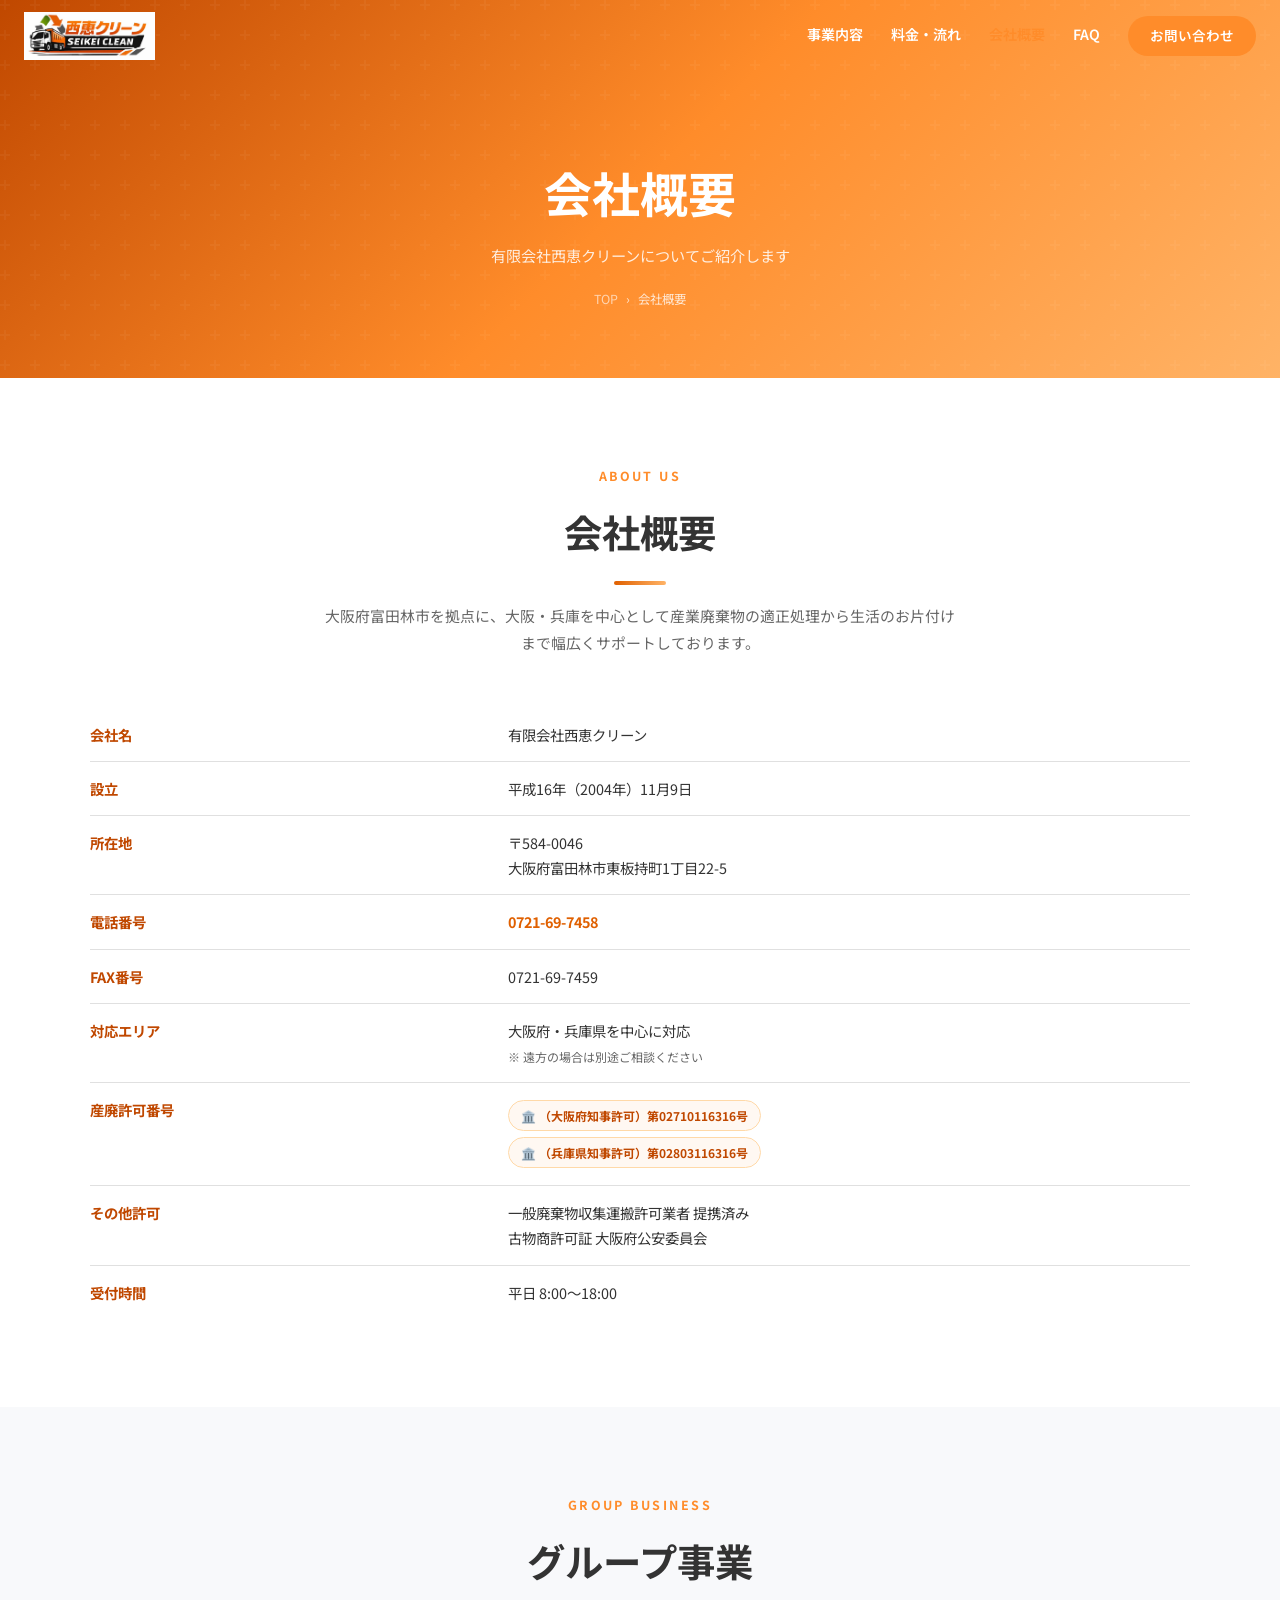
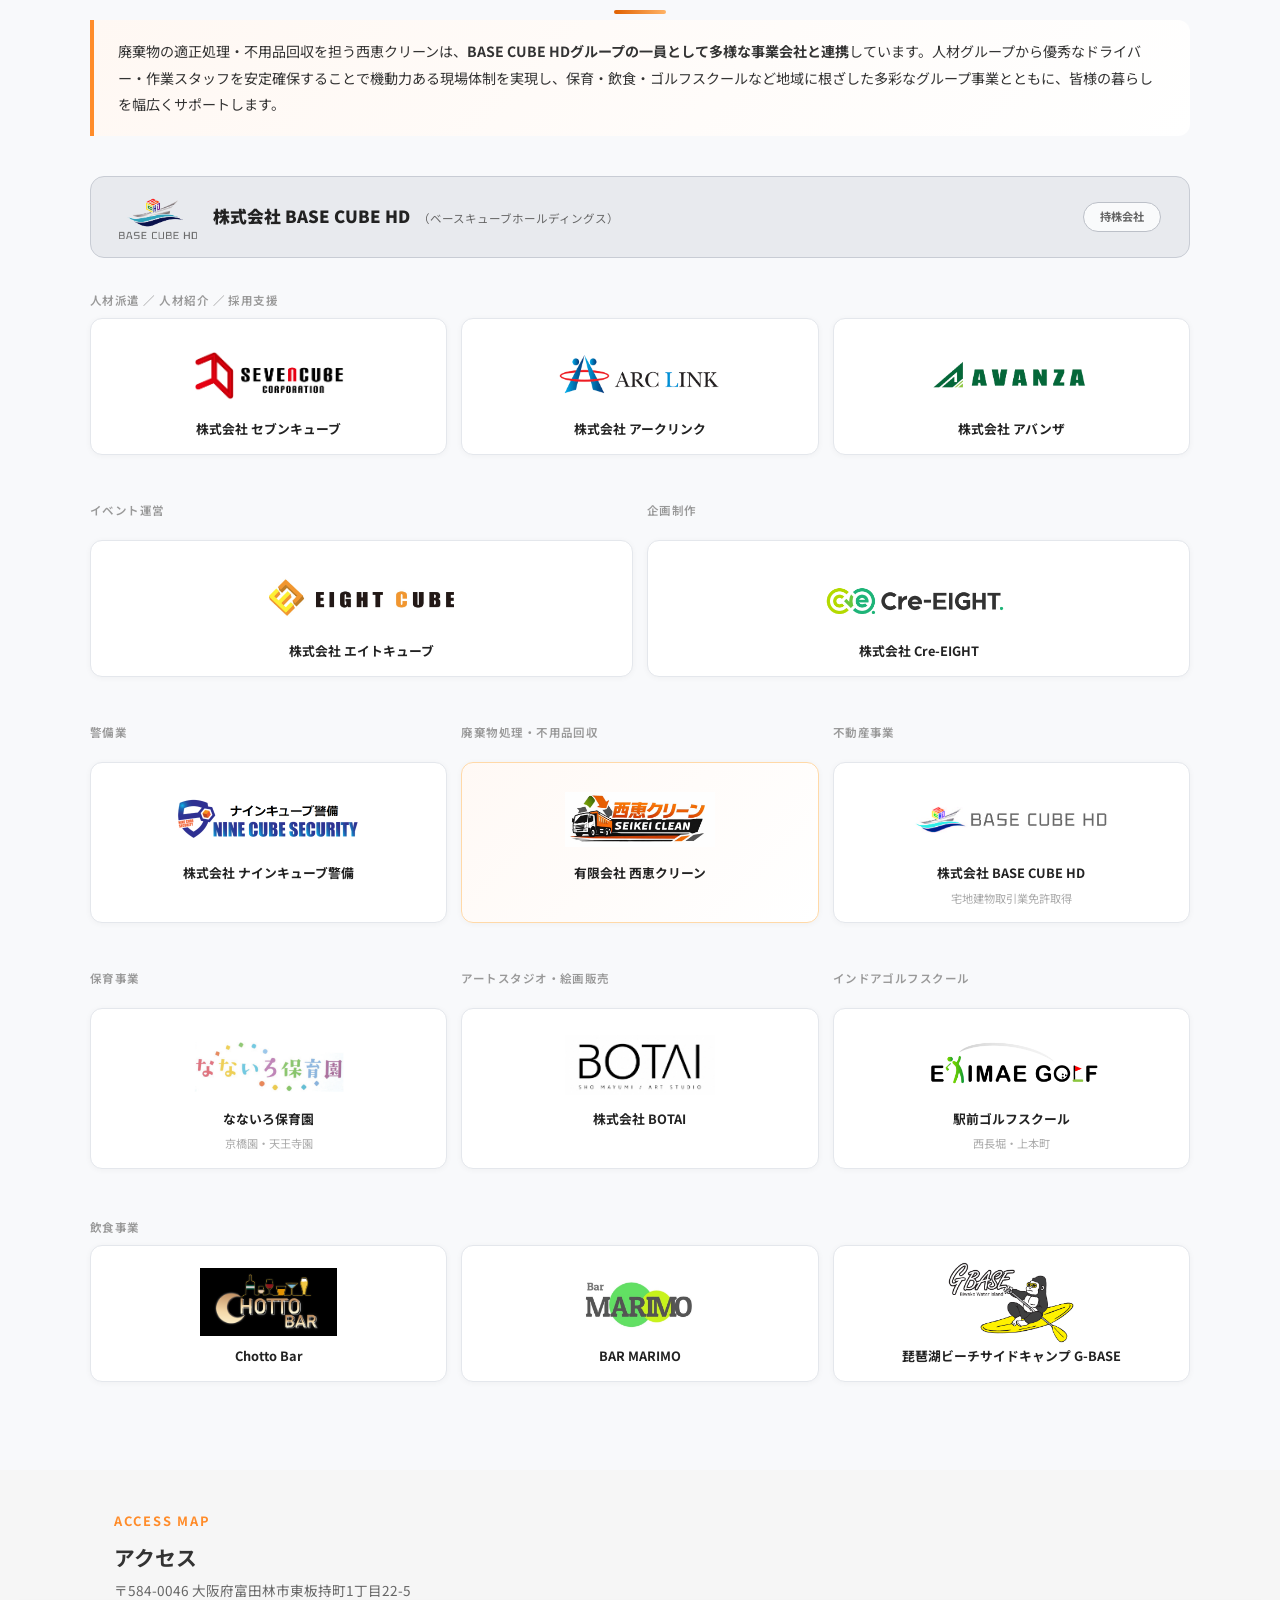
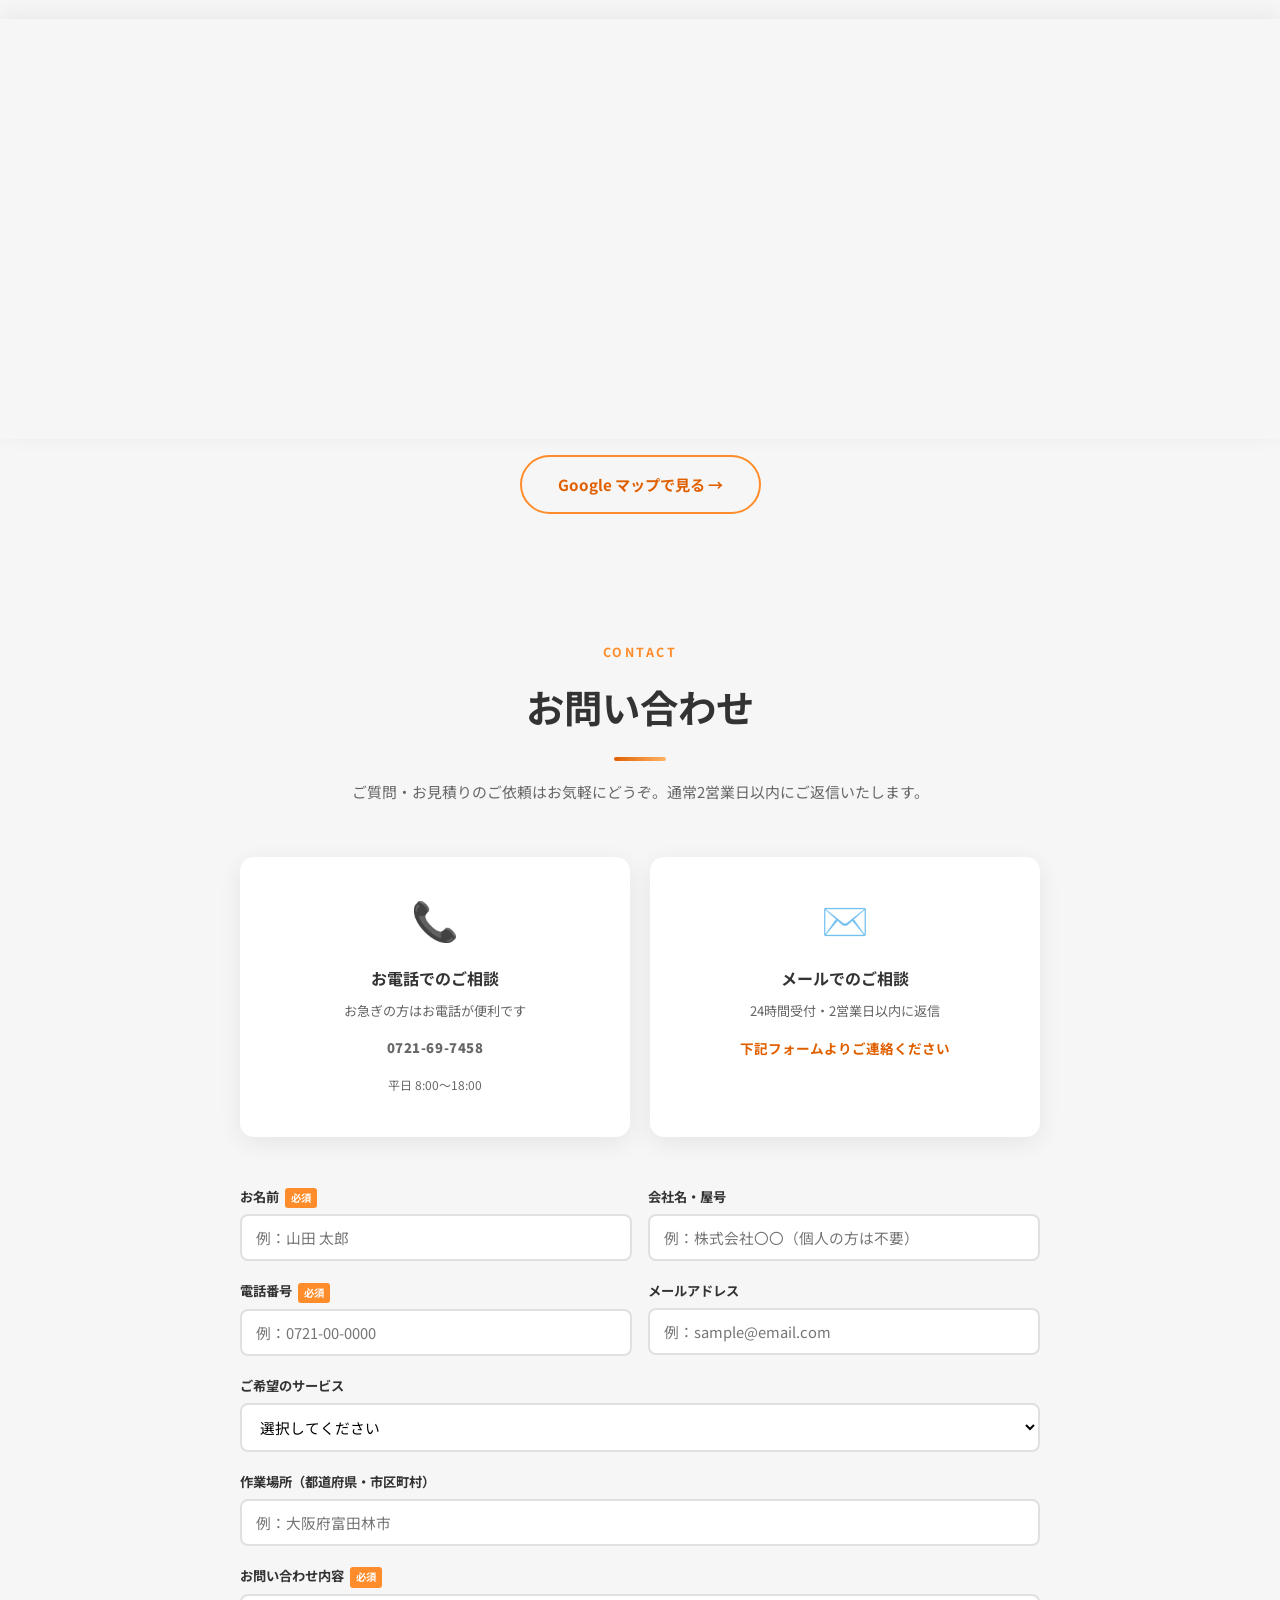
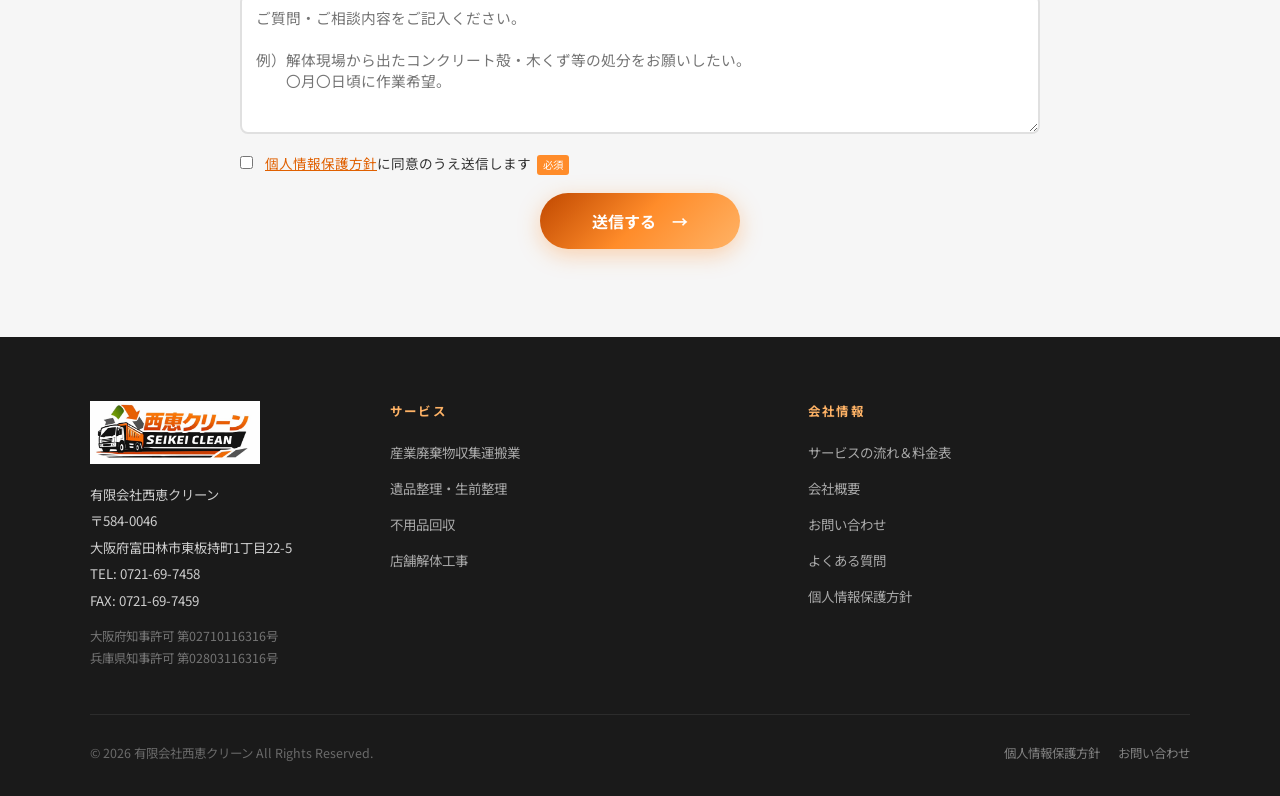
<file: company.html>
<!DOCTYPE html>
<html lang="ja">
<head>
  <meta charset="UTF-8">
  <meta name="viewport" content="width=device-width, initial-scale=1.0">
  <title>会社概要・お問い合わせ | 有限会社西恵クリーン</title>
  <meta name="description" content="有限会社西恵クリーンの会社概要、所在地、許可番号、お問い合わせフォームをご確認いただけます。">
  <link rel="preconnect" href="https://fonts.googleapis.com">
  <link href="https://fonts.googleapis.com/css2?family=Noto+Sans+JP:wght@400;700;900&display=swap" rel="stylesheet">
  <link rel="stylesheet" href="css/style.css">
  <style>
    .company-page-grid {
      display: grid;
      grid-template-columns: 1fr 1fr;
      gap: 64px;
      align-items: start;
    }
    .company-table {
      width: 100%;
      border-collapse: collapse;
      font-size: 0.9rem;
    }
    .company-table tr { border-bottom: 1px solid var(--gray); }
    .company-table tr:last-child { border-bottom: none; }
    .company-table th {
      width: 38%;
      padding: 14px 16px 14px 0;
      text-align: left;
      font-weight: 700;
      color: var(--orange-darker);
      vertical-align: top;
      white-space: nowrap;
    }
    .company-table td {
      padding: 14px 0;
      line-height: 1.75;
      vertical-align: top;
    }
    .permit-tag {
      display: inline-flex;
      align-items: center;
      gap: 6px;
      background: var(--off-white);
      border: 1px solid var(--orange-lighter);
      color: var(--orange-darker);
      font-size: 0.75rem;
      font-weight: 700;
      padding: 4px 12px;
      border-radius: 50px;
      margin: 3px 0;
    }
    .contact-section { background: var(--gray-light); }
    .contact-inner {
      max-width: 800px;
      margin: 0 auto;
    }
    .contact-options {
      display: grid;
      grid-template-columns: 1fr 1fr;
      gap: 20px;
      margin-bottom: 48px;
    }
    .contact-option {
      background: var(--white);
      border-radius: var(--radius);
      padding: 28px 24px;
      text-align: center;
      box-shadow: var(--shadow-card);
    }
    .contact-option-icon { font-size: 2.4rem; display: block; margin-bottom: 12px; }
    .contact-option h3 { font-size: 1rem; margin-bottom: 8px; }
    .contact-option p { font-size: 0.82rem; color: var(--text-light); margin-bottom: 14px; }
    .contact-tel-big {
      font-size: 1.6rem;
      font-weight: 900;
      color: var(--orange-darker);
      letter-spacing: 0.04em;
    }
    .contact-tel-big a { color: inherit; }
    @media (max-width: 768px) {
      .company-page-grid { grid-template-columns: 1fr; gap: 40px; }
      .contact-options { grid-template-columns: 1fr; }
    }

    /* ── グループ事業セクション ── */
    .group-section { background: #f8f9fb; }

    .group-synergy-box {
      background: linear-gradient(135deg,#fff8f3,#ffffff);
      border-left: 4px solid var(--orange);
      border-radius: 0 12px 12px 0;
      padding: 18px 24px;
      margin-bottom: 40px;
      font-size: 0.88rem;
      line-height: 1.9;
      color: var(--text);
    }

    /* 持株会社カード */
    .group-hd-card {
      display: flex;
      align-items: center;
      justify-content: space-between;
      background: #e8eaee;
      border: 1px solid #c8ccd4;
      border-radius: 14px;
      padding: 18px 28px;
      margin-bottom: 32px;
      gap: 16px;
      flex-wrap: wrap;
    }
    .group-hd-left {
      display: flex;
      align-items: center;
      gap: 16px;
    }
    .group-hd-logo {
      max-height: 44px;
      max-width: 150px;
      object-fit: contain;
    }
    .group-hd-name {
      font-size: 1.05rem;
      font-weight: 900;
      color: #222;
    }
    .group-hd-badge {
      background: rgba(255,255,255,0.75);
      border: 1px solid #bcc0c8;
      border-radius: 50px;
      padding: 4px 16px;
      font-size: 0.7rem;
      font-weight: 700;
      color: #666;
      white-space: nowrap;
    }

    /* カテゴリ行 */
    .group-row {
      display: grid;
      gap: 14px;
      margin-bottom: 48px; /* 行間を広げてラベルが前行カードに被らないようにする */
    }
    .group-row:last-of-type { margin-bottom: 0; }
    .group-row.cols-3 { grid-template-columns: repeat(3,1fr); }
    .group-row.cols-2 { grid-template-columns: repeat(2,1fr); }
    .group-row.cols-1 { grid-template-columns: 1fr; }

    /* 各列：ラベル＋カードを縦に並べ、カードが残り高さを埋める */
    .group-col {
      display: flex;
      flex-direction: column;
    }

    .group-shared-label {
      font-size: 0.72rem;
      color: #999;
      font-weight: 600;
      letter-spacing: 0.04em;
      margin-bottom: 8px;
    }
    .group-col-label {
      font-size: 0.72rem;
      color: #999;
      font-weight: 600;
      letter-spacing: 0.04em;
      margin-bottom: 7px;
      /* 2行分で高さを統一 → 同行カードの頭が必ず揃う */
      min-height: 2.6em;
      line-height: 1.3;
      display: flex;
      align-items: flex-start;
    }

    /* 各会社カード：flex:1 で列内の残り高さをすべて使う */
    .group-co-card {
      background: #fff;
      border: 1px solid #e4e7ec;
      border-radius: 12px;
      padding: 20px 14px 16px;
      display: flex;
      flex-direction: column;
      align-items: center;
      text-align: center;
      gap: 8px;
      box-shadow: 0 1px 6px rgba(0,0,0,0.04);
      flex: 1; /* ← height:100% ではなく flex:1 で確実に高さを揃える */
      box-sizing: border-box;
      transition: box-shadow 0.2s;
    }
    .group-co-card:hover { box-shadow: 0 4px 16px rgba(0,0,0,0.09); }
    .group-co-card.is-seikei {
      border-color: var(--orange-lighter);
      background: linear-gradient(135deg,#fff9f5,#fff);
    }
    .group-co-logo-wrap {
      height: 72px;
      display: flex;
      align-items: center;
      justify-content: center;
      width: 100%;
    }
    .group-co-logo-wrap img {
      max-height: 68px;
      max-width: 150px;
      object-fit: contain;
    }
    .group-co-name {
      font-size: 0.8rem;
      font-weight: 700;
      line-height: 1.5;
      color: #222;
    }
    .group-co-sub {
      font-size: 0.7rem;
      color: #aaa;
      line-height: 1.4;
    }

    /* リンクカード共通 */
    a.group-co-card {
      text-decoration: none;
      color: inherit;
    }
    a.group-co-card:hover {
      box-shadow: 0 4px 20px rgba(0,0,0,0.13);
      border-color: var(--orange-lighter);
    }
    a.group-hd-card {
      text-decoration: none;
      color: inherit;
    }
    a.group-hd-card:hover {
      box-shadow: 0 4px 16px rgba(0,0,0,0.1);
      border-color: #a0a4ae;
    }

    @media (max-width: 680px) {
      .group-row.cols-3 { grid-template-columns: repeat(2,1fr); }
      .group-hd-card { padding: 14px 16px; }
    }
    @media (max-width: 400px) {
      .group-row.cols-3,
      .group-row.cols-2 { grid-template-columns: 1fr; }
    }
  </style>
</head>
<body>

<!-- HEADER -->
<header class="header scrolled" id="header">
  <a href="index.html">
    <img src="西恵クリーンロゴ3.png" alt="有限会社西恵クリーン" class="header-logo">
  </a>
  <nav class="nav">
    <a href="services.html" class="nav-link">事業内容</a>
    <a href="flow-price.html" class="nav-link">料金・流れ</a>
    <a href="company.html" class="nav-link" style="color:var(--orange);">会社概要</a>
    <a href="faq.html" class="nav-link">FAQ</a>
    <a href="#contact" class="nav-link nav-cta">お問い合わせ</a>
  </nav>
  <button class="hamburger" id="hamburger" aria-label="メニュー">
    <span></span><span></span><span></span>
  </button>
</header>
<nav class="mobile-nav" id="mobileNav">
  <a href="services.html" class="mobile-nav-link">事業内容</a>
  <a href="flow-price.html" class="mobile-nav-link">サービスの流れ＆料金表</a>
  <a href="company.html" class="mobile-nav-link">会社概要</a>
  <a href="#contact" class="mobile-nav-link">お問い合わせ</a>
  <a href="faq.html" class="mobile-nav-link">よくある質問</a>
  <a href="privacy.html" class="mobile-nav-link">個人情報保護方針</a>
</nav>

<!-- PAGE HERO -->
<div class="page-hero">
  <h1>会社概要</h1>
  <p>有限会社西恵クリーンについてご紹介します</p>
  <div class="breadcrumb">
    <a href="index.html">TOP</a> › <span>会社概要</span>
  </div>
</div>

<!-- ======================================================
     会社概要
     ====================================================== -->
<section class="section company">
  <div class="section-inner">
    <p class="section-eyebrow">ABOUT US</p>
    <h2 class="section-title">会社概要</h2>
    <p class="section-lead">大阪府富田林市を拠点に、大阪・兵庫を中心として産業廃棄物の適正処理から生活のお片付けまで幅広くサポートしております。</p>

    <table class="company-table">
      <tr>
        <th>会社名</th>
        <td>有限会社西恵クリーン</td>
      </tr>
      <tr>
        <th>設立</th>
        <td>平成16年（2004年）11月9日</td>
      </tr>
      <tr>
        <th>所在地</th>
        <td>〒584-0046<br>大阪府富田林市東板持町1丁目22-5</td>
      </tr>
      <tr>
        <th>電話番号</th>
        <td><a href="tel:0721697458" style="color:var(--orange-dark);font-weight:700;">0721-69-7458</a></td>
      </tr>
      <tr>
        <th>FAX番号</th>
        <td>0721-69-7459</td>
      </tr>
      <tr>
        <th>対応エリア</th>
        <td>大阪府・兵庫県を中心に対応<br><small style="color:var(--text-light);">※ 遠方の場合は別途ご相談ください</small></td>
      </tr>
      <tr>
        <th>産廃許可番号</th>
        <td>
          <div class="permit-tag">🏛️ （大阪府知事許可）第02710116316号</div><br>
          <div class="permit-tag">🏛️ （兵庫県知事許可）第02803116316号</div>
        </td>
      </tr>
      <tr>
        <th>その他許可</th>
        <td>
          一般廃棄物収集運搬許可業者 提携済み<br>
          古物商許可証 大阪府公安委員会
        </td>
      </tr>
      <tr>
        <th>受付時間</th>
        <td>平日 8:00〜18:00</td>
      </tr>
    </table>
  </div>
</section>

<!-- ======================================================
     グループ事業
     ====================================================== -->
<section class="section group-section">
  <div class="section-inner">
    <p class="section-eyebrow">GROUP BUSINESS</p>
    <h2 class="section-title">グループ事業</h2>

    <!-- シナジー文 -->
    <div class="group-synergy-box">
      廃棄物の適正処理・不用品回収を担う西恵クリーンは、<strong>BASE CUBE HDグループの一員として多様な事業会社と連携</strong>しています。人材グループから優秀なドライバー・作業スタッフを安定確保することで機動力ある現場体制を実現し、保育・飲食・ゴルフスクールなど地域に根ざした多彩なグループ事業とともに、皆様の暮らしを幅広くサポートします。
    </div>

    <!-- 持株会社 -->
    <a class="group-hd-card" href="https://basecube.jp/" target="_blank" rel="noopener noreferrer">
      <div class="group-hd-left">
        <img src="img/logo_BASECUBE.png" alt="株式会社 BASE CUBE HD" class="group-hd-logo">
        <div class="group-hd-name">株式会社 BASE CUBE HD<span style="font-size:0.72rem;font-weight:400;color:#666;margin-left:8px;">（ベースキューブホールディングス）</span></div>
      </div>
      <span class="group-hd-badge">持株会社</span>
    </a>

    <!-- 人材派遣 / 人材紹介 / 採用支援 -->
    <div class="group-shared-label" style="margin-top:0;">人材派遣 ／ 人材紹介 ／ 採用支援</div>
    <div class="group-row cols-3">
      <div class="group-col">
        <a class="group-co-card" href="https://7cube.co.jp/" target="_blank" rel="noopener noreferrer">
          <div class="group-co-logo-wrap"><img src="img/logo_sevencube.jpg" alt="セブンキューブ"></div>
          <div class="group-co-name">株式会社 セブンキューブ</div>
        </a>
      </div>
      <div class="group-col">
        <a class="group-co-card" href="https://saiyo.page/329315" target="_blank" rel="noopener noreferrer">
          <div class="group-co-logo-wrap"><img src="img/logo_arclink.png" alt="アークリンク" style="max-height:105px;max-width:185px;"></div>
          <div class="group-co-name">株式会社 アークリンク</div>
        </a>
      </div>
      <div class="group-col">
        <a class="group-co-card" href="https://avanza-inc.com/" target="_blank" rel="noopener noreferrer">
          <div class="group-co-logo-wrap"><img src="img/logo_avanza.png" alt="アバンザ" style="max-height:105px;max-width:185px;"></div>
          <div class="group-co-name">株式会社 アバンザ</div>
        </a>
      </div>
    </div>

    <!-- イベント運営 / 企画制作 -->
    <div class="group-row cols-2">
      <div class="group-col">
        <div class="group-col-label">イベント運営</div>
        <a class="group-co-card" href="https://8-cube.co.jp/" target="_blank" rel="noopener noreferrer">
          <div class="group-co-logo-wrap"><img src="img/logo_eightcube.jpg" alt="エイトキューブ" style="max-height:105px;max-width:185px;"></div>
          <div class="group-co-name">株式会社 エイトキューブ</div>
        </a>
      </div>
      <div class="group-col">
        <div class="group-col-label">企画制作</div>
        <div class="group-co-card">
          <div class="group-co-logo-wrap"><img src="img/logo_cre-eight.png" alt="Cre-EIGHT" style="max-height:130px;max-width:210px;"></div>
          <div class="group-co-name">株式会社 Cre-EIGHT</div>
        </div>
      </div>
    </div>

    <!-- 警備業 / 廃棄物処理 / 不動産 -->
    <div class="group-row cols-3">
      <div class="group-col">
        <div class="group-col-label">警備業</div>
        <a class="group-co-card" href="https://www.9cube-keibi.com/" target="_blank" rel="noopener noreferrer">
          <div class="group-co-logo-wrap"><img src="img/logo_ninecube2.png" alt="ナインキューブ警備" style="max-height:105px;max-width:185px;"></div>
          <div class="group-co-name">株式会社 ナインキューブ警備</div>
        </a>
      </div>
      <div class="group-col">
        <div class="group-col-label">廃棄物処理・不用品回収</div>
        <div class="group-co-card is-seikei">
          <div class="group-co-logo-wrap"><img src="西恵クリーンロゴ3.png" alt="西恵クリーン"></div>
          <div class="group-co-name">有限会社 西恵クリーン</div>
        </div>
      </div>
      <div class="group-col">
        <div class="group-col-label">不動産事業</div>
        <a class="group-co-card" href="https://basecube.jp/" target="_blank" rel="noopener noreferrer">
          <div class="group-co-logo-wrap"><img src="img/logo_basecube.jpg" alt="BASE CUBE HD" style="max-height:130px;max-width:210px;"></div>
          <div class="group-co-name">株式会社 BASE CUBE HD</div>
          <div class="group-co-sub">宅地建物取引業免許取得</div>
        </a>
      </div>
    </div>

    <!-- 保育 / アート / ゴルフ -->
    <div class="group-row cols-3">
      <div class="group-col">
        <div class="group-col-label">保育事業</div>
        <a class="group-co-card" href="https://peraichi.com/landing_pages/view/nanairohoikuen/" target="_blank" rel="noopener noreferrer">
          <div class="group-co-logo-wrap"><img src="img/logo_nanairohoikuen.png" alt="なないろ保育園"></div>
          <div class="group-co-name">なないろ保育園</div>
          <div class="group-co-sub">京橋園・天王寺園</div>
        </a>
      </div>
      <div class="group-col">
        <div class="group-col-label">アートスタジオ・絵画販売</div>
        <a class="group-co-card" href="https://www.instagram.com/botai_artstudio/" target="_blank" rel="noopener noreferrer">
          <div class="group-co-logo-wrap"><img src="img/logo_BOTAI STUDIO.JPG" alt="BOTAI STUDIO"></div>
          <div class="group-co-name">株式会社 BOTAI</div>
        </a>
      </div>
      <div class="group-col">
        <div class="group-col-label">インドアゴルフスクール</div>
        <a class="group-co-card" href="https://ekimaegolf-school.com/uehonmachi/" target="_blank" rel="noopener noreferrer">
          <div class="group-co-logo-wrap"><img src="img/logo_ekimaegolf.png" alt="駅前ゴルフスクール" style="max-height:105px;max-width:185px;"></div>
          <div class="group-co-name">駅前ゴルフスクール</div>
          <div class="group-co-sub">西長堀・上本町</div>
        </a>
      </div>
    </div>

    <!-- 飲食事業 -->
    <div class="group-shared-label" style="margin-top:0;">飲食事業</div>
    <div class="group-row cols-3" style="margin-bottom:0;">
      <div class="group-col">
        <a class="group-co-card" href="https://www.instagram.com/chotto_bar_/" target="_blank" rel="noopener noreferrer">
          <div class="group-co-logo-wrap"><img src="img/logo_chottobar.png" alt="Chotto Bar"></div>
          <div class="group-co-name">Chotto Bar</div>
        </a>
      </div>
      <div class="group-col">
        <a class="group-co-card" href="https://www.instagram.com/bar__marimo/" target="_blank" rel="noopener noreferrer">
          <div class="group-co-logo-wrap"><img src="img/logo_marimo.png" alt="BAR MARIMO"></div>
          <div class="group-co-name">BAR MARIMO</div>
        </a>
      </div>
      <div class="group-col">
        <a class="group-co-card" href="https://gbase-omimaiko.com/" target="_blank" rel="noopener noreferrer">
          <div class="group-co-logo-wrap"><img src="img/logo_G-BASE.png" alt="G-BASE" style="max-height:105px;max-width:185px;"></div>
          <div class="group-co-name">琵琶湖ビーチサイドキャンプ G-BASE</div>
        </a>
      </div>
    </div>

  </div>
</section>

<!-- ======================================================
     アクセスマップ（横長・全幅）
     ====================================================== -->
<div style="width:100%;background:var(--gray-light);padding:40px 0 0;">
  <div style="max-width:1100px;margin:0 auto;padding:0 24px 16px;">
    <p style="font-size:0.8rem;font-weight:700;letter-spacing:0.15em;color:var(--orange);text-transform:uppercase;margin-bottom:6px;">ACCESS MAP</p>
    <h2 style="font-size:1.3rem;font-weight:700;margin-bottom:4px;">アクセス</h2>
    <p style="font-size:0.85rem;color:var(--text-light);">〒584-0046 大阪府富田林市東板持町1丁目22-5</p>
  </div>
  <div style="width:100%;overflow:hidden;box-shadow:0 -4px 20px rgba(0,0,0,0.06);">
    <iframe
      src="https://www.google.com/maps/embed?pb=!1m18!1m12!1m3!1d6565.0!2d135.6100!3d34.4893!2m3!1f0!2f0!3f0!3m2!1i1024!2i768!4f13.1!3m3!1m2!1s0x600129000c5fae5d%3A0x8a15655b1811e165!2z77yI5pyJ77yJ6KW_5oGS44Kv44Oq44O844Oz!5e0!3m2!1sja!2sjp!4v1699000000000!5m2!1sja!2sjp"
      width="100%"
      height="420"
      style="display:block;border:none;"
      allowfullscreen=""
      loading="lazy"
      referrerpolicy="no-referrer-when-downgrade"
      title="有限会社西恵クリーン アクセスマップ（富田林駅・川西駅周辺）">
    </iframe>
  </div>
  <div style="max-width:1100px;margin:0 auto;padding:16px 24px 40px;text-align:center;">
    <a
      href="https://www.google.com/maps/place/(%E6%9C%89)%E8%A5%BF%E6%81%B5%E3%82%AF%E3%83%AA%E3%83%BC%E3%83%B3/@34.489055,135.612268,17z/data=!3m1!4b1!4m6!3m5!1s0x600129000c5fae5d:0x8a15655b1811e165!8m2!3d34.489055!4d135.612268!16s%2Fg%2F11vysfcb43?hl=ja&entry=ttu&g_ep=EgoyMDI2MDQyMi4wIKXMDSoASAFQAw%3D%3D"
      target="_blank"
      rel="noopener noreferrer"
      class="btn btn-outline-orange"
    >
      Google マップで見る →
    </a>
  </div>
</div>

<!-- ======================================================
     お問い合わせ
     ====================================================== -->
<section class="section contact-section" id="contact">
  <div class="section-inner">
    <p class="section-eyebrow">CONTACT</p>
    <h2 class="section-title">お問い合わせ</h2>
    <p class="section-lead">ご質問・お見積りのご依頼はお気軽にどうぞ。通常2営業日以内にご返信いたします。</p>

    <div class="contact-inner">
      <div class="contact-options">
        <div class="contact-option">
          <span class="contact-option-icon">📞</span>
          <h3>お電話でのご相談</h3>
          <p>お急ぎの方はお電話が便利です</p>
          <p class="contact-tel-big"><a href="tel:0721697458">0721-69-7458</a></p>
          <p style="font-size:0.75rem;color:var(--text-light);margin-top:6px;">平日 8:00〜18:00</p>
        </div>
        <div class="contact-option">
          <span class="contact-option-icon">✉️</span>
          <h3>メールでのご相談</h3>
          <p>24時間受付・2営業日以内に返信</p>
          <p style="font-size:0.85rem;color:var(--orange-dark);font-weight:700;">下記フォームよりご連絡ください</p>
        </div>
      </div>

      <form class="contact-form" id="contactForm" onsubmit="handleSubmit(event)">
        <div class="form-row">
          <div class="form-group">
            <label>お名前<span class="req">必須</span></label>
            <input type="text" name="name" placeholder="例：山田 太郎" required>
          </div>
          <div class="form-group">
            <label>会社名・屋号</label>
            <input type="text" name="company" placeholder="例：株式会社〇〇（個人の方は不要）">
          </div>
        </div>
        <div class="form-row">
          <div class="form-group">
            <label>電話番号<span class="req">必須</span></label>
            <input type="tel" name="tel" placeholder="例：0721-00-0000" required>
          </div>
          <div class="form-group">
            <label>メールアドレス</label>
            <input type="email" name="email" placeholder="例：sample@email.com">
          </div>
        </div>
        <div class="form-group">
          <label>ご希望のサービス</label>
          <select name="service">
            <option value="">選択してください</option>
            <option>産業廃棄物収集運搬</option>
            <option>遺品整理・生前整理</option>
            <option>不用品回収</option>
            <option>店舗解体工事</option>
            <option>その他・複数のサービス</option>
          </select>
        </div>
        <div class="form-group">
          <label>作業場所（都道府県・市区町村）</label>
          <input type="text" name="location" placeholder="例：大阪府富田林市">
        </div>
        <div class="form-group">
          <label>お問い合わせ内容<span class="req">必須</span></label>
          <textarea name="message" placeholder="ご質問・ご相談内容をご記入ください。&#10;&#10;例）解体現場から出たコンクリート殻・木くず等の処分をお願いしたい。&#10;　　〇月〇日頃に作業希望。" required></textarea>
        </div>
        <div class="form-group" style="flex-direction:row;align-items:flex-start;gap:12px;">
          <input type="checkbox" id="privacy" name="privacy" required style="width:auto;margin-top:4px;">
          <label for="privacy" style="font-size:0.85rem;font-weight:400;cursor:pointer;">
            <a href="privacy.html" target="_blank" style="color:var(--orange-dark);text-decoration:underline;">個人情報保護方針</a>に同意のうえ送信します<span class="req">必須</span>
          </label>
        </div>
        <button type="submit" class="form-submit">送信する　→</button>
      </form>
    </div>
  </div>
</section>

<!-- FOOTER -->
<footer class="footer">
  <div class="footer-inner">
    <div class="footer-top">
      <div>
        <img src="西恵クリーンロゴ3.png" alt="西恵クリーン" class="footer-logo">
        <div class="footer-info">
          <p>有限会社西恵クリーン</p>
          <p>〒584-0046</p>
          <p>大阪府富田林市東板持町1丁目22-5</p>
          <p>TEL: 0721-69-7458</p>
          <p>FAX: 0721-69-7459</p>
          <p style="margin-top:10px;font-size:0.78rem;opacity:0.5;line-height:1.8;">
            大阪府知事許可 第02710116316号<br>
            兵庫県知事許可 第02803116316号
          </p>
        </div>
      </div>
      <div class="footer-nav">
        <div class="footer-nav-group">
          <h4>サービス</h4>
          <ul>
            <li><a href="services.html#industrial">産業廃棄物収集運搬業</a></li>
            <li><a href="services.html#estate">遺品整理・生前整理</a></li>
            <li><a href="services.html#junk">不用品回収</a></li>
            <li><a href="services.html#demolition">店舗解体工事</a></li>
          </ul>
        </div>
        <div class="footer-nav-group">
          <h4>会社情報</h4>
          <ul>
            <li><a href="flow-price.html">サービスの流れ＆料金表</a></li>
            <li><a href="company.html">会社概要</a></li>
            <li><a href="#contact">お問い合わせ</a></li>
            <li><a href="faq.html">よくある質問</a></li>
            <li><a href="privacy.html">個人情報保護方針</a></li>
          </ul>
        </div>
      </div>
    </div>
    <div class="footer-bottom">
      <p class="footer-copy">© 2026 有限会社西恵クリーン All Rights Reserved.</p>
      <div class="footer-links">
        <a href="privacy.html">個人情報保護方針</a>
        <a href="#contact">お問い合わせ</a>
      </div>
    </div>
  </div>
</footer>

<script>
const header = document.getElementById('header');
window.addEventListener('scroll', () => {
  header.classList.toggle('scrolled', window.scrollY > 0);
}, { passive: true });
const hamburger = document.getElementById('hamburger');
const mobileNav = document.getElementById('mobileNav');
hamburger.addEventListener('click', () => {
  hamburger.classList.toggle('open');
  mobileNav.classList.toggle('open');
});
mobileNav.querySelectorAll('a').forEach(a => a.addEventListener('click', () => {
  hamburger.classList.remove('open');
  mobileNav.classList.remove('open');
}));
function handleSubmit(e) {
  e.preventDefault();
  const btn = e.target.querySelector('.form-submit');
  btn.textContent = '送信中…';
  btn.disabled = true;
  setTimeout(() => {
    btn.textContent = '✓ 送信が完了しました。ありがとうございます。';
    btn.style.background = '#4CAF50';
    e.target.reset();
  }, 1400);
}
</script>
</body>
</html>
</file>
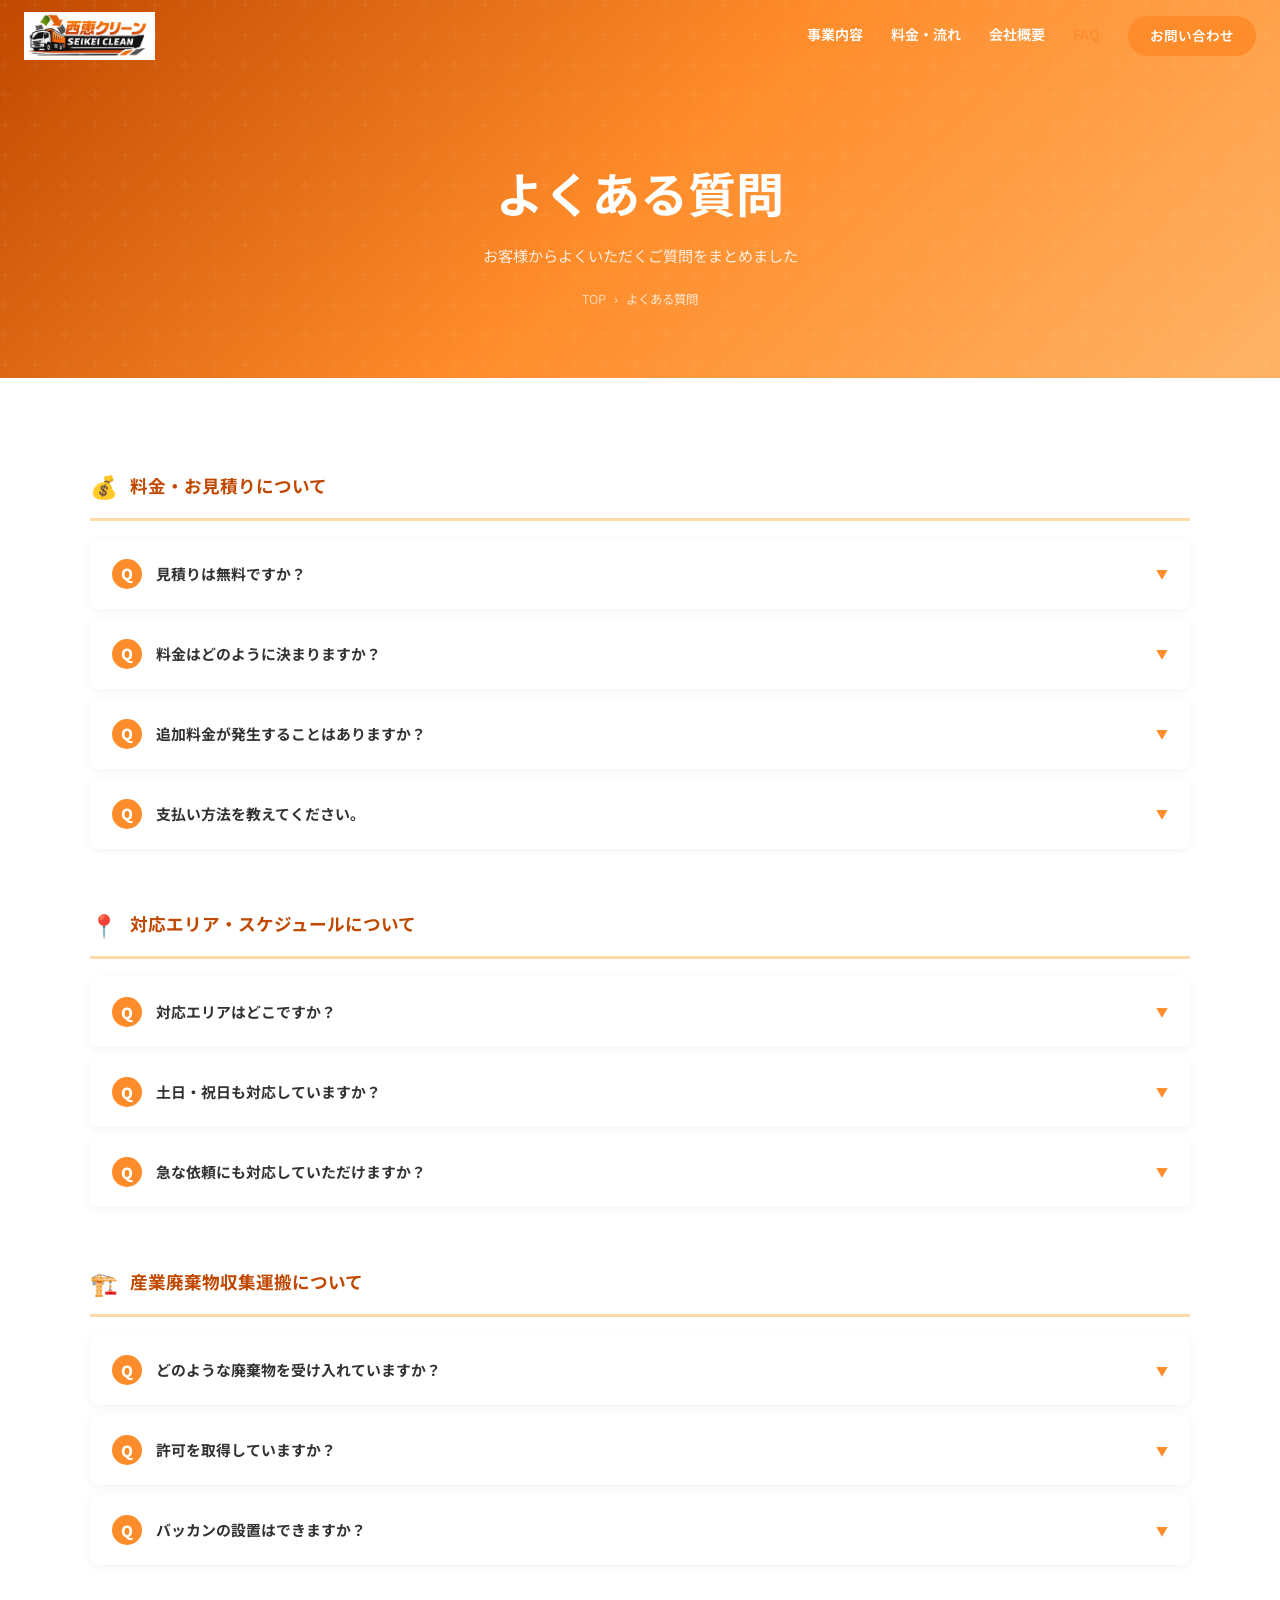
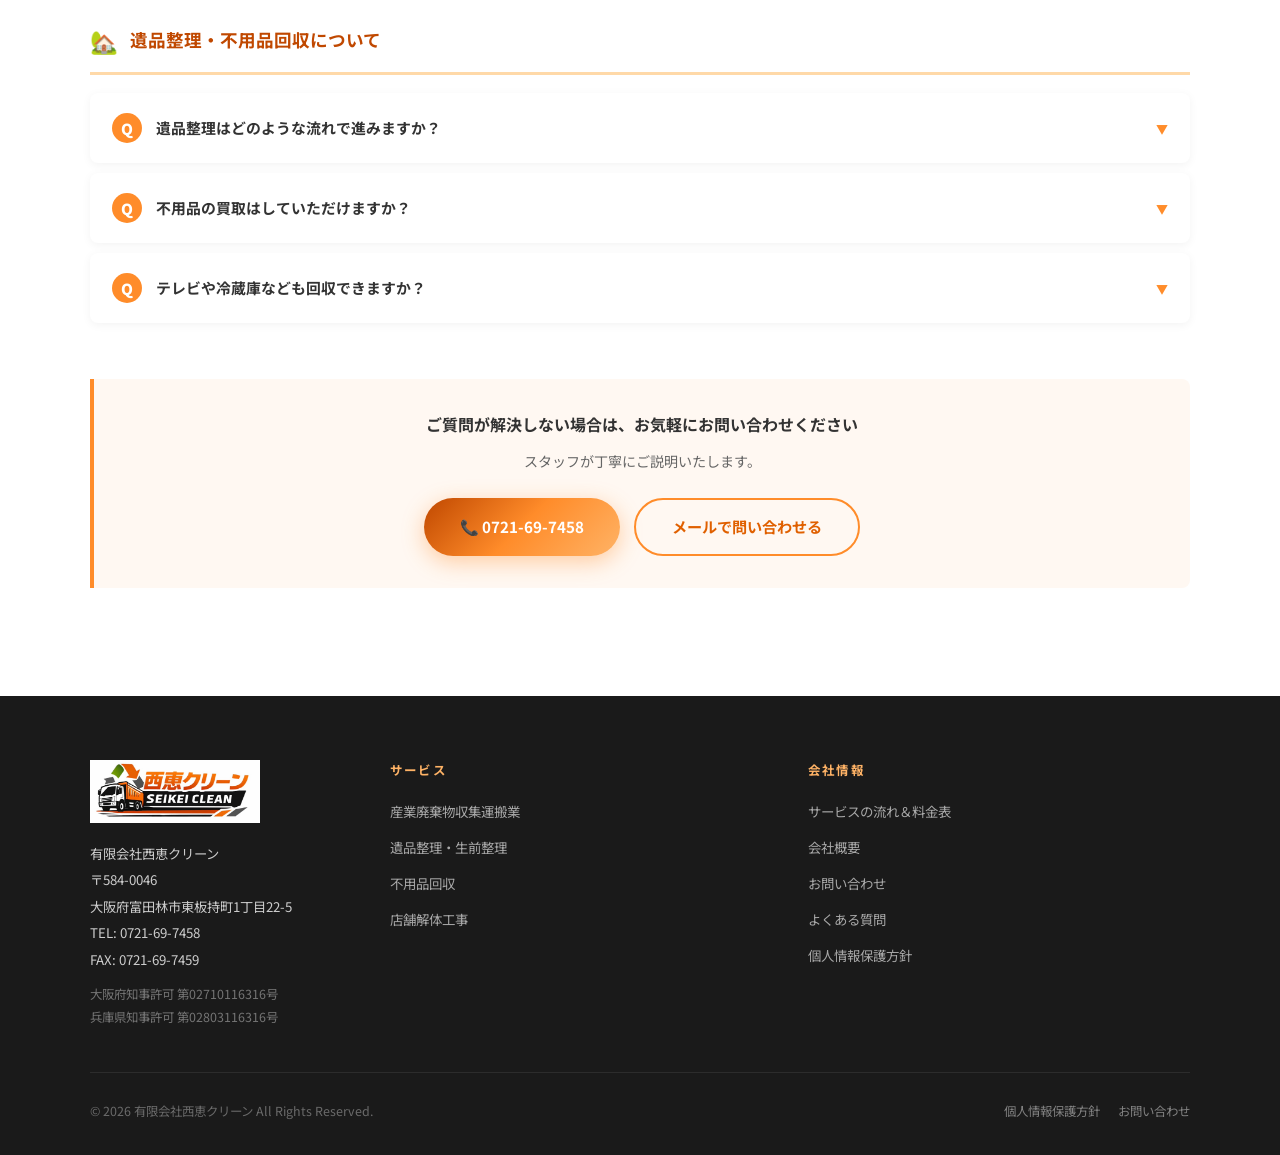
<file: faq.html>
<!DOCTYPE html>
<html lang="ja">
<head>
  <meta charset="UTF-8">
  <meta name="viewport" content="width=device-width, initial-scale=1.0">
  <title>よくある質問（FAQ） | 有限会社西恵クリーン</title>
  <meta name="description" content="西恵クリーンへのよくあるご質問をまとめています。料金・対応エリア・作業内容などお気軽にご確認ください。">
  <link rel="preconnect" href="https://fonts.googleapis.com">
  <link href="https://fonts.googleapis.com/css2?family=Noto+Sans+JP:wght@400;700;900&display=swap" rel="stylesheet">
  <link rel="stylesheet" href="css/style.css">
  <style>
    .faq-category {
      margin-bottom: 56px;
    }
    .faq-category-title {
      display: flex;
      align-items: center;
      gap: 12px;
      font-size: 1.1rem;
      font-weight: 700;
      color: var(--orange-darker);
      margin-bottom: 18px;
      padding-bottom: 12px;
      border-bottom: 3px solid var(--orange-lighter);
    }
    .faq-category-title span {
      font-size: 1.4rem;
    }
  </style>
</head>
<body>

<!-- HEADER -->
<header class="header scrolled" id="header">
  <a href="index.html">
    <img src="西恵クリーンロゴ3.png" alt="有限会社西恵クリーン" class="header-logo">
  </a>
  <nav class="nav">
    <a href="services.html" class="nav-link">事業内容</a>
    <a href="flow-price.html" class="nav-link">料金・流れ</a>
    <a href="company.html" class="nav-link">会社概要</a>
    <a href="faq.html" class="nav-link" style="color:var(--orange);">FAQ</a>
    <a href="company.html#contact" class="nav-link nav-cta">お問い合わせ</a>
  </nav>
  <button class="hamburger" id="hamburger" aria-label="メニュー">
    <span></span><span></span><span></span>
  </button>
</header>
<nav class="mobile-nav" id="mobileNav">
  <a href="services.html" class="mobile-nav-link">事業内容</a>
  <a href="flow-price.html" class="mobile-nav-link">サービスの流れ＆料金表</a>
  <a href="company.html" class="mobile-nav-link">会社概要</a>
  <a href="company.html#contact" class="mobile-nav-link">お問い合わせ</a>
  <a href="faq.html" class="mobile-nav-link">よくある質問</a>
  <a href="privacy.html" class="mobile-nav-link">個人情報保護方針</a>
</nav>

<!-- PAGE HERO -->
<div class="page-hero">
  <h1>よくある質問</h1>
  <p>お客様からよくいただくご質問をまとめました</p>
  <div class="breadcrumb">
    <a href="index.html">TOP</a> › <span>よくある質問</span>
  </div>
</div>

<!-- ======================================================
     FAQ
     ====================================================== -->
<section class="section faq" style="background:var(--white);">
  <div class="section-inner">

    <!-- 料金・見積り -->
    <div class="faq-category">
      <h2 class="faq-category-title"><span>💰</span> 料金・お見積りについて</h2>
      <div class="faq-list">
        <div class="faq-item">
          <div class="faq-q">
            <span class="faq-q-badge">Q</span>
            <span>見積りは無料ですか？</span>
            <span class="faq-q-arrow">▼</span>
          </div>
          <div class="faq-a">はい、お見積りは無料です。お電話またはメールフォームよりご連絡いただければ、現地に伺い詳細なお見積りをご提示いたします。費用にご納得いただいてからご契約となりますのでご安心ください。</div>
        </div>
        <div class="faq-item">
          <div class="faq-q">
            <span class="faq-q-badge">Q</span>
            <span>料金はどのように決まりますか？</span>
            <span class="faq-q-arrow">▼</span>
          </div>
          <div class="faq-a">廃棄物の種類・量・作業場所・作業内容などにより料金が異なります。産業廃棄物については廃棄品目ごとに㎥単位での処理料金が設定されています。遺品整理・不用品回収については部屋の広さや荷物の量などをもとにお見積りいたします。詳しくは<a href="flow-price.html" style="color:var(--orange-dark);text-decoration:underline;">料金表ページ</a>をご確認ください。</div>
        </div>
        <div class="faq-item">
          <div class="faq-q">
            <span class="faq-q-badge">Q</span>
            <span>追加料金が発生することはありますか？</span>
            <span class="faq-q-arrow">▼</span>
          </div>
          <div class="faq-a">事前のお見積り内容に基づいてご契約いたしますので、基本的に追加料金は発生しません。ただし、積込み時間が1時間を超えた場合、日祝・深夜早朝の作業、遠方への出張などの場合は別途料金が発生する場合がございます。事前にご説明いたしますのでご安心ください。</div>
        </div>
        <div class="faq-item">
          <div class="faq-q">
            <span class="faq-q-badge">Q</span>
            <span>支払い方法を教えてください。</span>
            <span class="faq-q-arrow">▼</span>
          </div>
          <div class="faq-a">現金またはお振込みにてお支払いいただけます。作業完了後にお支払いいただく形となりますのでご安心ください。詳しくはお問い合わせ時にご確認ください。</div>
        </div>
      </div>
    </div>

    <!-- 対応エリア・スケジュール -->
    <div class="faq-category">
      <h2 class="faq-category-title"><span>📍</span> 対応エリア・スケジュールについて</h2>
      <div class="faq-list">
        <div class="faq-item">
          <div class="faq-q">
            <span class="faq-q-badge">Q</span>
            <span>対応エリアはどこですか？</span>
            <span class="faq-q-arrow">▼</span>
          </div>
          <div class="faq-a">主に大阪府・兵庫県エリアに対応しております。それ以外のエリアについてはご相談ください。遠方の場合は別途遠方料金が発生する場合がございますので、事前にお問い合わせいただけますとスムーズです。</div>
        </div>
        <div class="faq-item">
          <div class="faq-q">
            <span class="faq-q-badge">Q</span>
            <span>土日・祝日も対応していますか？</span>
            <span class="faq-q-arrow">▼</span>
          </div>
          <div class="faq-a">土日・祝日および深夜・早朝の対応は可能な場合がありますが、別途料金が発生いたします。ご希望の場合は事前にお問い合わせください。</div>
        </div>
        <div class="faq-item">
          <div class="faq-q">
            <span class="faq-q-badge">Q</span>
            <span>急な依頼にも対応していただけますか？</span>
            <span class="faq-q-arrow">▼</span>
          </div>
          <div class="faq-a">状況に応じて対応いたします。まずはお電話でご相談ください。スケジュールに空きがある場合は当日・翌日の対応も可能な場合があります。</div>
        </div>
      </div>
    </div>

    <!-- 産業廃棄物 -->
    <div class="faq-category">
      <h2 class="faq-category-title"><span>🏗️</span> 産業廃棄物収集運搬について</h2>
      <div class="faq-list">
        <div class="faq-item">
          <div class="faq-q">
            <span class="faq-q-badge">Q</span>
            <span>どのような廃棄物を受け入れていますか？</span>
            <span class="faq-q-arrow">▼</span>
          </div>
          <div class="faq-a">コンクリート殻・アスファルト殻・木くず・プラスチック類・金属くず・ガラスくず・ボード・サイディング・タイル・FRP・タイルカーペット・クロスなどの建設廃棄物に対応しています。工場・製造業からの廃プラスチック・金属くずなども対応可能です。<br><br>ただし、スレート（アスベスト）・塗料・液体ゴミは一切お引受けいたしません。</div>
        </div>
        <div class="faq-item">
          <div class="faq-q">
            <span class="faq-q-badge">Q</span>
            <span>許可を取得していますか？</span>
            <span class="faq-q-arrow">▼</span>
          </div>
          <div class="faq-a">はい。大阪府知事許可（第02710116316号）および兵庫県知事許可（第02803116316号）を取得しております。また、一般廃棄物収集運搬許可業者と提携しており、古物商許可証（大阪府公安委員会）も保有しています。</div>
        </div>
        <div class="faq-item">
          <div class="faq-q">
            <span class="faq-q-badge">Q</span>
            <span>バッカンの設置はできますか？</span>
            <span class="faq-q-arrow">▼</span>
          </div>
          <div class="faq-a">はい、バッカン設置に対応しています。設置代金は10,000円です。処理費用については廃材内容により異なりますので、事前にご確認ください。バッカン設置後1ヶ月以上入替や引上げがない場合は、バッカン使用料として10,000円/月を請求させていただきます。</div>
        </div>
      </div>
    </div>

    <!-- 遺品整理・不用品回収 -->
    <div class="faq-category">
      <h2 class="faq-category-title"><span>🏡</span> 遺品整理・不用品回収について</h2>
      <div class="faq-list">
        <div class="faq-item">
          <div class="faq-q">
            <span class="faq-q-badge">Q</span>
            <span>遺品整理はどのような流れで進みますか？</span>
            <span class="faq-q-arrow">▼</span>
          </div>
          <div class="faq-a">まずご連絡・現地確認のうえ無料でお見積りをご提示します。内容にご納得いただいてから作業日程を調整し、当日スタッフが伺います。貴重品・形見の品はご遺族と確認しながら丁寧に仕分け、不用品は適切に処分いたします。作業後にご確認いただいてお支払いとなります。</div>
        </div>
        <div class="faq-item">
          <div class="faq-q">
            <span class="faq-q-badge">Q</span>
            <span>不用品の買取はしていただけますか？</span>
            <span class="faq-q-arrow">▼</span>
          </div>
          <div class="faq-a">古物商許可証を保有しておりますので、状態の良い品物については買取・リサイクルに対応しています。買取金額は処理費用と相殺することも可能ですのでお気軽にご相談ください。</div>
        </div>
        <div class="faq-item">
          <div class="faq-q">
            <span class="faq-q-badge">Q</span>
            <span>テレビや冷蔵庫なども回収できますか？</span>
            <span class="faq-q-arrow">▼</span>
          </div>
          <div class="faq-a">はい、回収可能です。ただし、テレビ・冷蔵庫・洗濯機・スプリング入りマットレス・畳については別途料金が発生します。大きさにより料金が異なりますので、事前にお問い合わせください。</div>
        </div>
      </div>
    </div>

    <!-- まだ解決しない場合 -->
    <div class="note-box" style="text-align:center;padding:32px;">
      <p style="font-size:1rem;font-weight:700;margin-bottom:12px;">ご質問が解決しない場合は、お気軽にお問い合わせください</p>
      <p style="font-size:0.88rem;color:var(--text-light);margin-bottom:24px;">スタッフが丁寧にご説明いたします。</p>
      <div style="display:flex;gap:14px;justify-content:center;flex-wrap:wrap;">
        <a href="tel:0721697458" class="btn btn-primary">📞 0721-69-7458</a>
        <a href="company.html#contact" class="btn btn-outline-orange">メールで問い合わせる</a>
      </div>
    </div>

  </div>
</section>

<!-- FOOTER -->
<footer class="footer">
  <div class="footer-inner">
    <div class="footer-top">
      <div>
        <img src="西恵クリーンロゴ3.png" alt="西恵クリーン" class="footer-logo">
        <div class="footer-info">
          <p>有限会社西恵クリーン</p>
          <p>〒584-0046</p>
          <p>大阪府富田林市東板持町1丁目22-5</p>
          <p>TEL: 0721-69-7458</p>
          <p>FAX: 0721-69-7459</p>
          <p style="margin-top:10px;font-size:0.78rem;opacity:0.5;line-height:1.8;">
            大阪府知事許可 第02710116316号<br>
            兵庫県知事許可 第02803116316号
          </p>
        </div>
      </div>
      <div class="footer-nav">
        <div class="footer-nav-group">
          <h4>サービス</h4>
          <ul>
            <li><a href="services.html#industrial">産業廃棄物収集運搬業</a></li>
            <li><a href="services.html#estate">遺品整理・生前整理</a></li>
            <li><a href="services.html#junk">不用品回収</a></li>
            <li><a href="services.html#demolition">店舗解体工事</a></li>
          </ul>
        </div>
        <div class="footer-nav-group">
          <h4>会社情報</h4>
          <ul>
            <li><a href="flow-price.html">サービスの流れ＆料金表</a></li>
            <li><a href="company.html">会社概要</a></li>
            <li><a href="company.html#contact">お問い合わせ</a></li>
            <li><a href="faq.html">よくある質問</a></li>
            <li><a href="privacy.html">個人情報保護方針</a></li>
          </ul>
        </div>
      </div>
    </div>
    <div class="footer-bottom">
      <p class="footer-copy">© 2026 有限会社西恵クリーン All Rights Reserved.</p>
      <div class="footer-links">
        <a href="privacy.html">個人情報保護方針</a>
        <a href="company.html#contact">お問い合わせ</a>
      </div>
    </div>
  </div>
</footer>

<script>
const header = document.getElementById('header');
window.addEventListener('scroll', () => {
  header.classList.toggle('scrolled', window.scrollY > 0);
}, { passive: true });
const hamburger = document.getElementById('hamburger');
const mobileNav = document.getElementById('mobileNav');
hamburger.addEventListener('click', () => {
  hamburger.classList.toggle('open');
  mobileNav.classList.toggle('open');
});
mobileNav.querySelectorAll('a').forEach(a => a.addEventListener('click', () => {
  hamburger.classList.remove('open');
  mobileNav.classList.remove('open');
}));
document.querySelectorAll('.faq-q').forEach(q => {
  q.addEventListener('click', () => {
    const item = q.closest('.faq-item');
    const wasOpen = item.classList.contains('open');
    document.querySelectorAll('.faq-item').forEach(i => i.classList.remove('open'));
    if (!wasOpen) item.classList.add('open');
  });
});
</script>
</body>
</html>
</file>
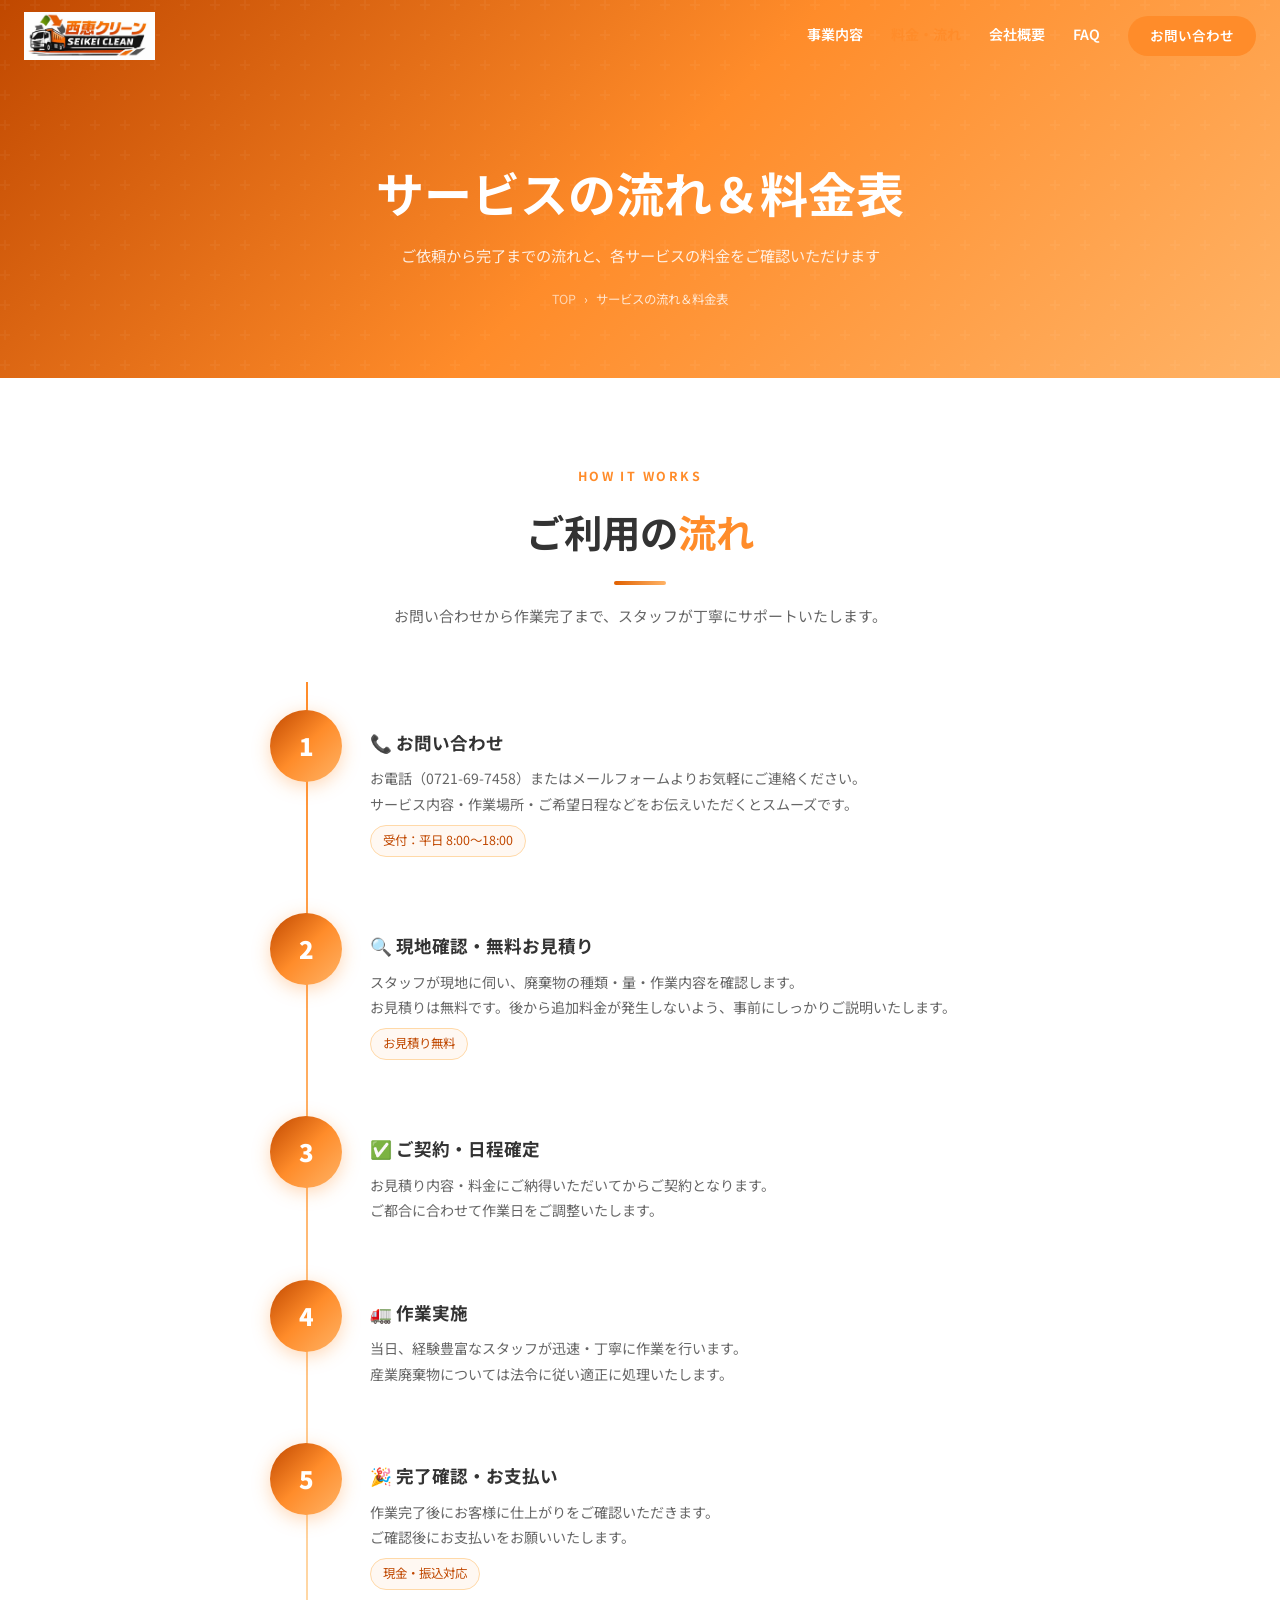
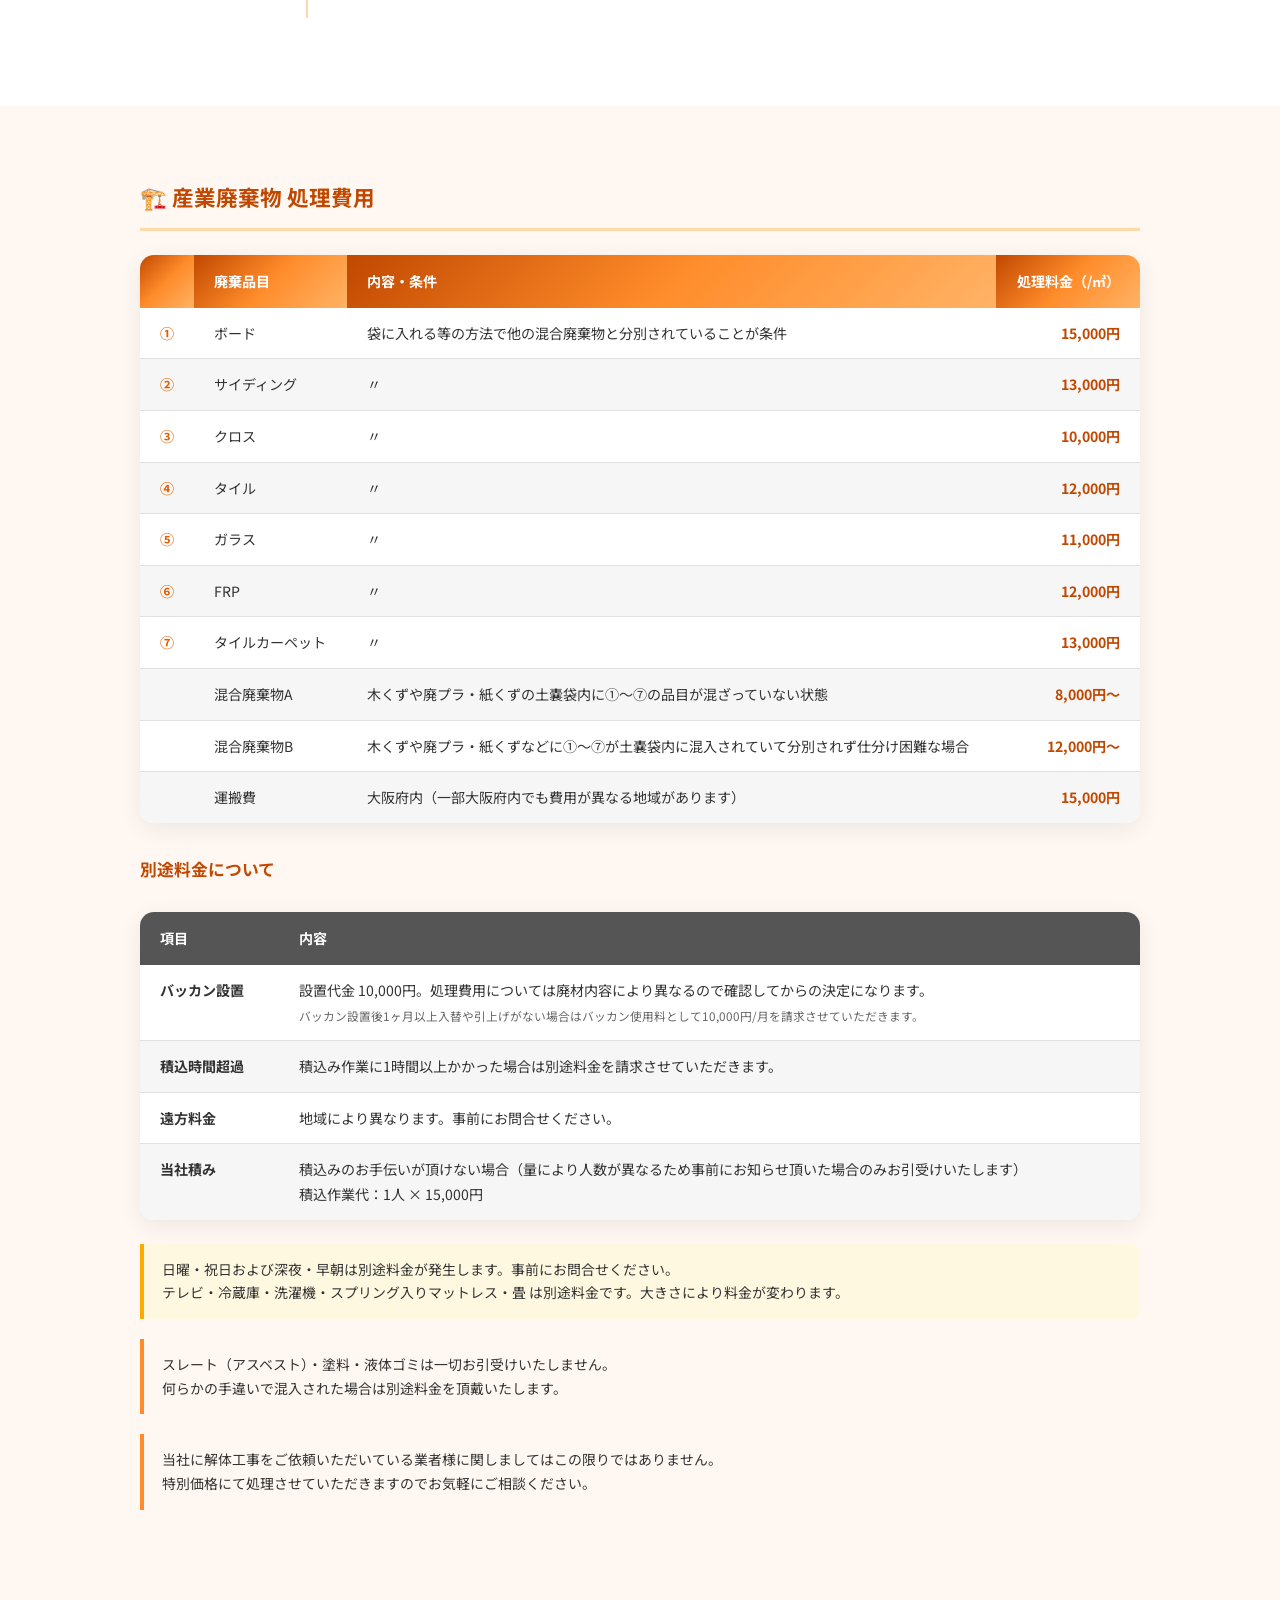
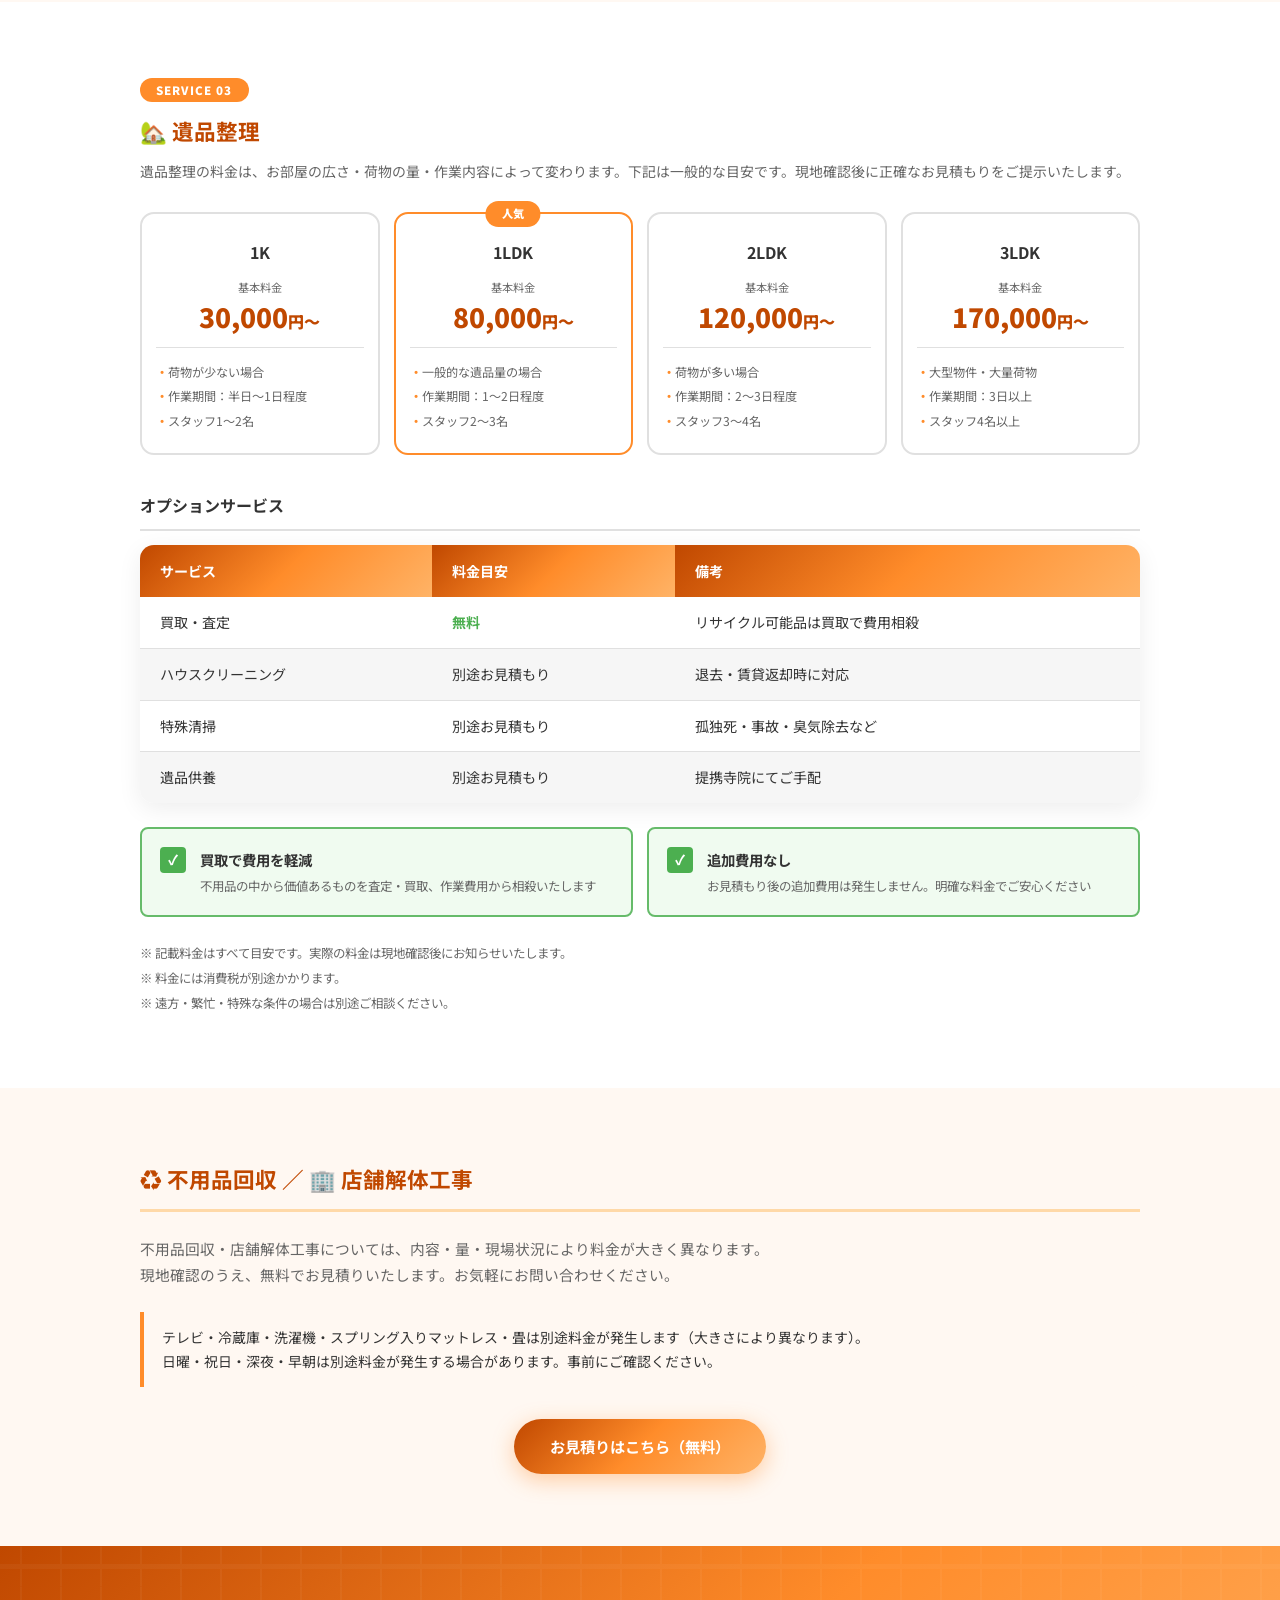
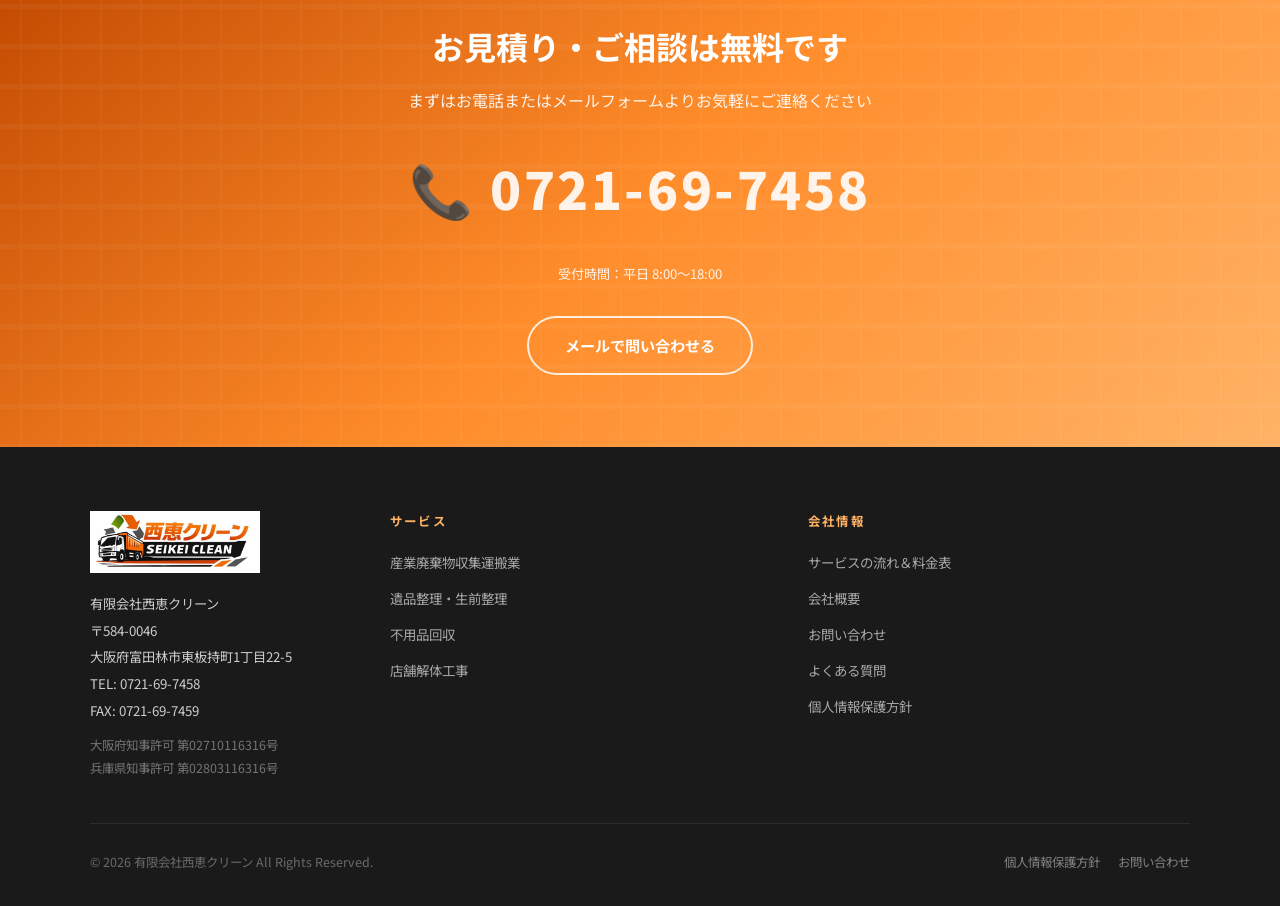
<file: flow-price.html>
<!DOCTYPE html>
<html lang="ja">
<head>
  <meta charset="UTF-8">
  <meta name="viewport" content="width=device-width, initial-scale=1.0">
  <title>サービスの流れ＆料金表 | 有限会社西恵クリーン</title>
  <meta name="description" content="西恵クリーンのサービスの流れと料金表をご確認いただけます。産業廃棄物処理費用・遺品整理料金など。">
  <link rel="preconnect" href="https://fonts.googleapis.com">
  <link href="https://fonts.googleapis.com/css2?family=Noto+Sans+JP:wght@400;700;900&display=swap" rel="stylesheet">
  <link rel="stylesheet" href="css/style.css">
  <style>
    .flow-full { background: var(--white); }
    .flow-full-steps {
      display: grid;
      grid-template-columns: 1fr;
      gap: 0;
      max-width: 740px;
      margin: 0 auto;
      position: relative;
    }
    .flow-full-steps::before {
      content: '';
      position: absolute;
      left: 36px;
      top: 0; bottom: 0;
      width: 2px;
      background: linear-gradient(180deg, var(--orange) 0%, var(--orange-lighter) 100%);
    }
    .flow-full-step {
      display: flex;
      gap: 28px;
      padding: 28px 0;
      position: relative;
    }
    .flow-full-num {
      flex-shrink: 0;
      width: 72px; height: 72px;
      background: var(--grad);
      border-radius: 50%;
      display: flex;
      align-items: center;
      justify-content: center;
      color: var(--white);
      font-size: 1.5rem;
      font-weight: 900;
      box-shadow: 0 4px 18px rgba(255,140,42,0.35);
      position: relative;
      z-index: 1;
    }
    .flow-full-body h3 {
      font-size: 1.1rem;
      margin-bottom: 8px;
      padding-top: 18px;
    }
    .flow-full-body p {
      font-size: 0.88rem;
      color: var(--text-light);
      line-height: 1.8;
    }
    .flow-full-body .note {
      display: inline-block;
      background: var(--off-white);
      border: 1px solid var(--orange-lighter);
      color: var(--orange-darker);
      font-size: 0.78rem;
      padding: 4px 12px;
      border-radius: 50px;
      margin-top: 8px;
    }

    .price-section { padding: 72px 24px; }
    .price-section:nth-child(odd)  { background: var(--off-white); }
    .price-section:nth-child(even) { background: var(--white); }
    .price-inner { max-width: 1000px; margin: 0 auto; }

    .price-section-title {
      font-size: 1.35rem;
      color: var(--orange-darker);
      margin-bottom: 24px;
      padding-bottom: 12px;
      border-bottom: 3px solid var(--orange-lighter);
      display: flex;
      align-items: center;
      gap: 12px;
    }

    .extra-table { margin-top: 28px; }
    .extra-table th { background: #555; }

    /* === 遺品整理 カード型料金表 === */
    .estate-cards {
      display: grid;
      grid-template-columns: repeat(4, 1fr);
      gap: 14px;
      margin-bottom: 36px;
    }
    .estate-card {
      border: 2px solid var(--gray);
      border-radius: var(--radius);
      padding: 24px 14px 20px;
      position: relative;
      background: var(--white);
      text-align: center;
      transition: transform var(--ease), box-shadow var(--ease);
    }
    .estate-card:hover {
      transform: translateY(-4px);
      box-shadow: 0 12px 32px rgba(255,140,42,0.14);
    }
    .estate-card.popular { border-color: var(--orange); border-width: 2px; }
    .popular-badge {
      position: absolute;
      top: -13px; left: 50%;
      transform: translateX(-50%);
      background: var(--orange);
      color: var(--white);
      font-size: 0.7rem;
      font-weight: 900;
      padding: 3px 16px;
      border-radius: 50px;
      white-space: nowrap;
      letter-spacing: 0.05em;
    }
    .estate-card .room-type {
      font-size: 1rem;
      font-weight: 700;
      margin-bottom: 12px;
      color: var(--text);
    }
    .estate-card .price-label-sm {
      font-size: 0.7rem;
      color: var(--text-light);
      margin-bottom: 4px;
    }
    .estate-card .price-big {
      font-size: 1.65rem;
      font-weight: 900;
      color: var(--orange-darker);
      line-height: 1.1;
      margin-bottom: 16px;
    }
    .estate-card .price-big small { font-size: 1rem; }
    .estate-card .estate-details {
      list-style: none;
      padding: 0;
      border-top: 1px solid var(--gray);
      padding-top: 12px;
      text-align: left;
    }
    .estate-card .estate-details li {
      font-size: 0.76rem;
      color: var(--text-light);
      padding: 3px 0;
      padding-left: 12px;
      position: relative;
      line-height: 1.5;
    }
    .estate-card .estate-details li::before {
      content: '・';
      position: absolute;
      left: 0;
      color: var(--orange);
      font-weight: 700;
    }

    /* オプションテーブル */
    .option-heading {
      font-size: 1rem;
      font-weight: 700;
      margin: 36px 0 14px;
      padding-bottom: 10px;
      border-bottom: 2px solid var(--gray);
    }

    /* ベネフィット */
    .benefit-boxes {
      display: grid;
      grid-template-columns: 1fr 1fr;
      gap: 14px;
      margin: 24px 0;
    }
    .benefit-box {
      background: #F0FBF0;
      border: 2px solid #66BB6A;
      border-radius: var(--radius-sm);
      padding: 18px 18px;
      display: flex;
      gap: 14px;
      align-items: flex-start;
    }
    .benefit-check {
      flex-shrink: 0;
      width: 26px; height: 26px;
      background: #4CAF50;
      border-radius: 4px;
      display: flex;
      align-items: center;
      justify-content: center;
      color: var(--white);
      font-size: 0.85rem;
      font-weight: 900;
    }
    .benefit-box h4 { font-size: 0.9rem; margin-bottom: 4px; }
    .benefit-box p { font-size: 0.78rem; color: var(--text-light); line-height: 1.65; margin: 0; }

    /* estate 注記 */
    .estate-notes {
      font-size: 0.78rem;
      color: var(--text-light);
      line-height: 2;
      margin-top: 14px;
    }

    @media (max-width: 768px) {
      .estate-cards { grid-template-columns: 1fr 1fr; }
      .benefit-boxes { grid-template-columns: 1fr; }
    }
    @media (max-width: 480px) {
      .estate-cards { grid-template-columns: 1fr; }
    }
  </style>
</head>
<body>

<!-- HEADER -->
<header class="header scrolled" id="header">
  <a href="index.html">
    <img src="西恵クリーンロゴ3.png" alt="有限会社西恵クリーン" class="header-logo">
  </a>
  <nav class="nav">
    <a href="services.html" class="nav-link">事業内容</a>
    <a href="flow-price.html" class="nav-link" style="color:var(--orange);">料金・流れ</a>
    <a href="company.html" class="nav-link">会社概要</a>
    <a href="faq.html" class="nav-link">FAQ</a>
    <a href="company.html#contact" class="nav-link nav-cta">お問い合わせ</a>
  </nav>
  <button class="hamburger" id="hamburger" aria-label="メニュー">
    <span></span><span></span><span></span>
  </button>
</header>
<nav class="mobile-nav" id="mobileNav">
  <a href="services.html" class="mobile-nav-link">事業内容</a>
  <a href="flow-price.html" class="mobile-nav-link">サービスの流れ＆料金表</a>
  <a href="company.html" class="mobile-nav-link">会社概要</a>
  <a href="company.html#contact" class="mobile-nav-link">お問い合わせ</a>
  <a href="faq.html" class="mobile-nav-link">よくある質問</a>
  <a href="privacy.html" class="mobile-nav-link">個人情報保護方針</a>
</nav>

<!-- PAGE HERO -->
<div class="page-hero">
  <h1>サービスの流れ＆料金表</h1>
  <p>ご依頼から完了までの流れと、各サービスの料金をご確認いただけます</p>
  <div class="breadcrumb">
    <a href="index.html">TOP</a> › <span>サービスの流れ＆料金表</span>
  </div>
</div>

<!-- ======================================================
     ご利用の流れ
     ====================================================== -->
<section class="section flow-full" id="flow">
  <div class="section-inner">
    <p class="section-eyebrow">HOW IT WORKS</p>
    <h2 class="section-title">ご利用の<span>流れ</span></h2>
    <p class="section-lead">お問い合わせから作業完了まで、スタッフが丁寧にサポートいたします。</p>

    <div class="flow-full-steps">
      <div class="flow-full-step">
        <div class="flow-full-num">1</div>
        <div class="flow-full-body">
          <h3>📞 お問い合わせ</h3>
          <p>お電話（0721-69-7458）またはメールフォームよりお気軽にご連絡ください。<br>サービス内容・作業場所・ご希望日程などをお伝えいただくとスムーズです。</p>
          <span class="note">受付：平日 8:00〜18:00</span>
        </div>
      </div>
      <div class="flow-full-step">
        <div class="flow-full-num">2</div>
        <div class="flow-full-body">
          <h3>🔍 現地確認・無料お見積り</h3>
          <p>スタッフが現地に伺い、廃棄物の種類・量・作業内容を確認します。<br>お見積りは無料です。後から追加料金が発生しないよう、事前にしっかりご説明いたします。</p>
          <span class="note">お見積り無料</span>
        </div>
      </div>
      <div class="flow-full-step">
        <div class="flow-full-num">3</div>
        <div class="flow-full-body">
          <h3>✅ ご契約・日程確定</h3>
          <p>お見積り内容・料金にご納得いただいてからご契約となります。<br>ご都合に合わせて作業日をご調整いたします。</p>
        </div>
      </div>
      <div class="flow-full-step">
        <div class="flow-full-num">4</div>
        <div class="flow-full-body">
          <h3>🚛 作業実施</h3>
          <p>当日、経験豊富なスタッフが迅速・丁寧に作業を行います。<br>産業廃棄物については法令に従い適正に処理いたします。</p>
        </div>
      </div>
      <div class="flow-full-step">
        <div class="flow-full-num">5</div>
        <div class="flow-full-body">
          <h3>🎉 完了確認・お支払い</h3>
          <p>作業完了後にお客様に仕上がりをご確認いただきます。<br>ご確認後にお支払いをお願いいたします。</p>
          <span class="note">現金・振込対応</span>
        </div>
      </div>
    </div>
  </div>
</section>

<!-- ======================================================
     産業廃棄物 料金表
     ====================================================== -->
<section class="price-section" id="industrial-price">
  <div class="price-inner">
    <h2 class="price-section-title">🏗️ 産業廃棄物 処理費用</h2>

    <table class="price-table">
      <thead>
        <tr>
          <th style="width:40px;"></th>
          <th>廃棄品目</th>
          <th>内容・条件</th>
          <th style="text-align:right;">処理料金（/㎥）</th>
        </tr>
      </thead>
      <tbody>
        <tr>
          <td style="text-align:center;font-weight:700;color:var(--orange-dark);">①</td>
          <td>ボード</td>
          <td>袋に入れる等の方法で他の混合廃棄物と分別されていることが条件</td>
          <td class="price-amount">15,000円</td>
        </tr>
        <tr>
          <td style="text-align:center;font-weight:700;color:var(--orange-dark);">②</td>
          <td>サイディング</td>
          <td>〃</td>
          <td class="price-amount">13,000円</td>
        </tr>
        <tr>
          <td style="text-align:center;font-weight:700;color:var(--orange-dark);">③</td>
          <td>クロス</td>
          <td>〃</td>
          <td class="price-amount">10,000円</td>
        </tr>
        <tr>
          <td style="text-align:center;font-weight:700;color:var(--orange-dark);">④</td>
          <td>タイル</td>
          <td>〃</td>
          <td class="price-amount">12,000円</td>
        </tr>
        <tr>
          <td style="text-align:center;font-weight:700;color:var(--orange-dark);">⑤</td>
          <td>ガラス</td>
          <td>〃</td>
          <td class="price-amount">11,000円</td>
        </tr>
        <tr>
          <td style="text-align:center;font-weight:700;color:var(--orange-dark);">⑥</td>
          <td>FRP</td>
          <td>〃</td>
          <td class="price-amount">12,000円</td>
        </tr>
        <tr>
          <td style="text-align:center;font-weight:700;color:var(--orange-dark);">⑦</td>
          <td>タイルカーペット</td>
          <td>〃</td>
          <td class="price-amount">13,000円</td>
        </tr>
        <tr>
          <td></td>
          <td>混合廃棄物A</td>
          <td>木くずや廃プラ・紙くずの土嚢袋内に①〜⑦の品目が混ざっていない状態</td>
          <td class="price-amount">8,000円〜</td>
        </tr>
        <tr>
          <td></td>
          <td>混合廃棄物B</td>
          <td>木くずや廃プラ・紙くずなどに①〜⑦が土嚢袋内に混入されていて分別されず仕分け困難な場合</td>
          <td class="price-amount">12,000円〜</td>
        </tr>
        <tr>
          <td></td>
          <td>運搬費</td>
          <td>大阪府内（一部大阪府内でも費用が異なる地域があります）</td>
          <td class="price-amount">15,000円</td>
        </tr>
      </tbody>
    </table>

    <h3 style="margin:32px 0 16px;font-size:1.05rem;color:var(--orange-darker);">別途料金について</h3>
    <table class="price-table extra-table">
      <thead>
        <tr>
          <th>項目</th>
          <th>内容</th>
        </tr>
      </thead>
      <tbody>
        <tr>
          <td style="white-space:nowrap;font-weight:700;">バッカン設置</td>
          <td>
            設置代金 10,000円。処理費用については廃材内容により異なるので確認してからの決定になります。<br>
            <small style="color:var(--text-light);">バッカン設置後1ヶ月以上入替や引上げがない場合はバッカン使用料として10,000円/月を請求させていただきます。</small>
          </td>
        </tr>
        <tr>
          <td style="font-weight:700;">積込時間超過</td>
          <td>積込み作業に1時間以上かかった場合は別途料金を請求させていただきます。</td>
        </tr>
        <tr>
          <td style="font-weight:700;">遠方料金</td>
          <td>地域により異なります。事前にお問合せください。</td>
        </tr>
        <tr>
          <td style="font-weight:700;">当社積み</td>
          <td>積込みのお手伝いが頂けない場合（量により人数が異なるため事前にお知らせ頂いた場合のみお引受けいたします）<br>積込作業代：1人 × 15,000円</td>
        </tr>
      </tbody>
    </table>

    <div class="warn-box" style="margin-top:24px;">
      日曜・祝日および深夜・早朝は別途料金が発生します。事前にお問合せください。<br>
      テレビ・冷蔵庫・洗濯機・スプリング入りマットレス・畳 は別途料金です。大きさにより料金が変わります。
    </div>
    <div class="note-box">
      スレート（アスベスト）・塗料・液体ゴミは一切お引受けいたしません。<br>
      何らかの手違いで混入された場合は別途料金を頂戴いたします。
    </div>
    <div class="note-box">
      当社に解体工事をご依頼いただいている業者様に関しましてはこの限りではありません。<br>
      特別価格にて処理させていただきますのでお気軽にご相談ください。
    </div>
  </div>
</section>

<!-- ======================================================
     遺品整理 料金表
     ====================================================== -->
<section class="price-section" id="estate-price">
  <div class="price-inner">
    <div style="margin-bottom:10px;">
      <span style="background:var(--orange);color:var(--white);font-size:0.72rem;font-weight:900;padding:4px 16px;border-radius:50px;letter-spacing:0.1em;">SERVICE 03</span>
    </div>
    <h2 class="price-section-title" style="border:none;padding:0;margin-bottom:10px;">🏡 遺品整理</h2>
    <p style="font-size:0.87rem;color:var(--text-light);margin-bottom:28px;line-height:1.8;">
      遺品整理の料金は、お部屋の広さ・荷物の量・作業内容によって変わります。下記は一般的な目安です。現地確認後に正確なお見積もりをご提示いたします。
    </p>

    <!-- 料金カード -->
    <div class="estate-cards">
      <div class="estate-card">
        <h3 class="room-type">1K</h3>
        <p class="price-label-sm">基本料金</p>
        <p class="price-big">30,000<small>円〜</small></p>
        <ul class="estate-details">
          <li>荷物が少ない場合</li>
          <li>作業期間：半日〜1日程度</li>
          <li>スタッフ1〜2名</li>
        </ul>
      </div>
      <div class="estate-card popular">
        <span class="popular-badge">人気</span>
        <h3 class="room-type">1LDK</h3>
        <p class="price-label-sm">基本料金</p>
        <p class="price-big">80,000<small>円〜</small></p>
        <ul class="estate-details">
          <li>一般的な遺品量の場合</li>
          <li>作業期間：1〜2日程度</li>
          <li>スタッフ2〜3名</li>
        </ul>
      </div>
      <div class="estate-card">
        <h3 class="room-type">2LDK</h3>
        <p class="price-label-sm">基本料金</p>
        <p class="price-big">120,000<small>円〜</small></p>
        <ul class="estate-details">
          <li>荷物が多い場合</li>
          <li>作業期間：2〜3日程度</li>
          <li>スタッフ3〜4名</li>
        </ul>
      </div>
      <div class="estate-card">
        <h3 class="room-type">3LDK</h3>
        <p class="price-label-sm">基本料金</p>
        <p class="price-big">170,000<small>円〜</small></p>
        <ul class="estate-details">
          <li>大型物件・大量荷物</li>
          <li>作業期間：3日以上</li>
          <li>スタッフ4名以上</li>
        </ul>
      </div>
    </div>

    <!-- オプションサービス -->
    <p class="option-heading">オプションサービス</p>
    <table class="price-table">
      <thead>
        <tr>
          <th>サービス</th>
          <th>料金目安</th>
          <th>備考</th>
        </tr>
      </thead>
      <tbody>
        <tr>
          <td>買取・査定</td>
          <td style="color:#4CAF50;font-weight:700;">無料</td>
          <td>リサイクル可能品は買取で費用相殺</td>
        </tr>
        <tr>
          <td>ハウスクリーニング</td>
          <td>別途お見積もり</td>
          <td>退去・賃貸返却時に対応</td>
        </tr>
        <tr>
          <td>特殊清掃</td>
          <td>別途お見積もり</td>
          <td>孤独死・事故・臭気除去など</td>
        </tr>
        <tr>
          <td>遺品供養</td>
          <td>別途お見積もり</td>
          <td>提携寺院にてご手配</td>
        </tr>
      </tbody>
    </table>

    <!-- ベネフィット -->
    <div class="benefit-boxes">
      <div class="benefit-box">
        <div class="benefit-check">✓</div>
        <div>
          <h4>買取で費用を軽減</h4>
          <p>不用品の中から価値あるものを査定・買取、作業費用から相殺いたします</p>
        </div>
      </div>
      <div class="benefit-box">
        <div class="benefit-check">✓</div>
        <div>
          <h4>追加費用なし</h4>
          <p>お見積もり後の追加費用は発生しません。明確な料金でご安心ください</p>
        </div>
      </div>
    </div>

    <!-- 注記 -->
    <p class="estate-notes">
      ※ 記載料金はすべて目安です。実際の料金は現地確認後にお知らせいたします。<br>
      ※ 料金には消費税が別途かかります。<br>
      ※ 遠方・繁忙・特殊な条件の場合は別途ご相談ください。
    </p>
  </div>
</section>

<!-- ======================================================
     不用品回収・店舗解体
     ====================================================== -->
<section class="price-section">
  <div class="price-inner">
    <h2 class="price-section-title">♻️ 不用品回収 ／ 🏢 店舗解体工事</h2>
    <p style="font-size:0.92rem;color:var(--text-light);margin-bottom:24px;">
      不用品回収・店舗解体工事については、内容・量・現場状況により料金が大きく異なります。<br>
      現地確認のうえ、無料でお見積りいたします。お気軽にお問い合わせください。
    </p>
    <div class="note-box">
      テレビ・冷蔵庫・洗濯機・スプリング入りマットレス・畳は別途料金が発生します（大きさにより異なります）。<br>
      日曜・祝日・深夜・早朝は別途料金が発生する場合があります。事前にご確認ください。
    </div>
    <div class="text-center mt-32">
      <a href="company.html#contact" class="btn btn-primary">お見積りはこちら（無料）</a>
    </div>
  </div>
</section>

<!-- CTA BAND -->
<section class="cta-band">
  <h2>お見積り・ご相談は無料です</h2>
  <p>まずはお電話またはメールフォームよりお気軽にご連絡ください</p>
  <p class="cta-tel"><a href="tel:0721697458">📞 0721-69-7458</a></p>
  <p class="cta-hours">受付時間：平日 8:00〜18:00</p>
  <div class="cta-buttons">
    <a href="company.html#contact" class="btn btn-outline-white">メールで問い合わせる</a>
  </div>
</section>

<!-- FOOTER -->
<footer class="footer">
  <div class="footer-inner">
    <div class="footer-top">
      <div>
        <img src="西恵クリーンロゴ3.png" alt="西恵クリーン" class="footer-logo">
        <div class="footer-info">
          <p>有限会社西恵クリーン</p>
          <p>〒584-0046</p>
          <p>大阪府富田林市東板持町1丁目22-5</p>
          <p>TEL: 0721-69-7458</p>
          <p>FAX: 0721-69-7459</p>
          <p style="margin-top:10px;font-size:0.78rem;opacity:0.5;line-height:1.8;">
            大阪府知事許可 第02710116316号<br>
            兵庫県知事許可 第02803116316号
          </p>
        </div>
      </div>
      <div class="footer-nav">
        <div class="footer-nav-group">
          <h4>サービス</h4>
          <ul>
            <li><a href="services.html#industrial">産業廃棄物収集運搬業</a></li>
            <li><a href="services.html#estate">遺品整理・生前整理</a></li>
            <li><a href="services.html#junk">不用品回収</a></li>
            <li><a href="services.html#demolition">店舗解体工事</a></li>
          </ul>
        </div>
        <div class="footer-nav-group">
          <h4>会社情報</h4>
          <ul>
            <li><a href="flow-price.html">サービスの流れ＆料金表</a></li>
            <li><a href="company.html">会社概要</a></li>
            <li><a href="company.html#contact">お問い合わせ</a></li>
            <li><a href="faq.html">よくある質問</a></li>
            <li><a href="privacy.html">個人情報保護方針</a></li>
          </ul>
        </div>
      </div>
    </div>
    <div class="footer-bottom">
      <p class="footer-copy">© 2026 有限会社西恵クリーン All Rights Reserved.</p>
      <div class="footer-links">
        <a href="privacy.html">個人情報保護方針</a>
        <a href="company.html#contact">お問い合わせ</a>
      </div>
    </div>
  </div>
</footer>

<script>
const header = document.getElementById('header');
window.addEventListener('scroll', () => {
  header.classList.toggle('scrolled', window.scrollY > 0);
}, { passive: true });
const hamburger = document.getElementById('hamburger');
const mobileNav = document.getElementById('mobileNav');
hamburger.addEventListener('click', () => {
  hamburger.classList.toggle('open');
  mobileNav.classList.toggle('open');
});
mobileNav.querySelectorAll('a').forEach(a => a.addEventListener('click', () => {
  hamburger.classList.remove('open');
  mobileNav.classList.remove('open');
}));
</script>
</body>
</html>
</file>
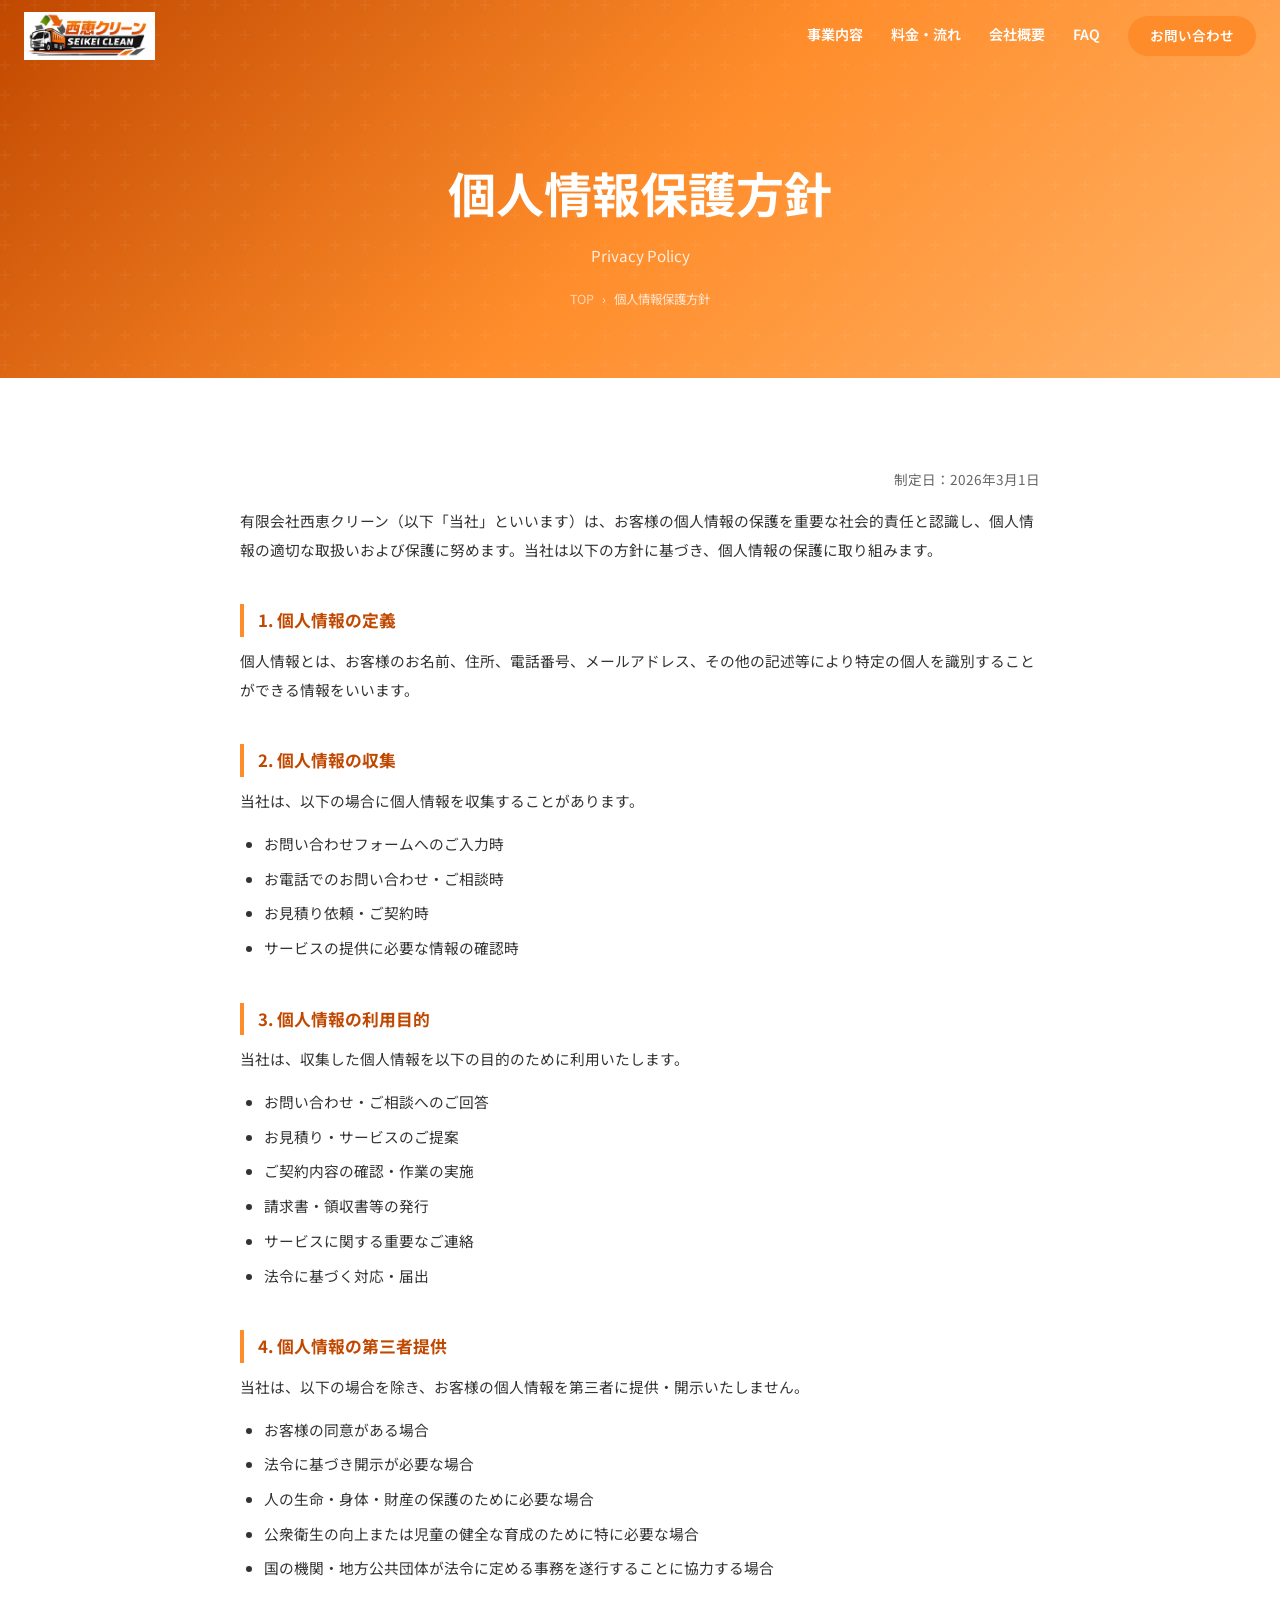
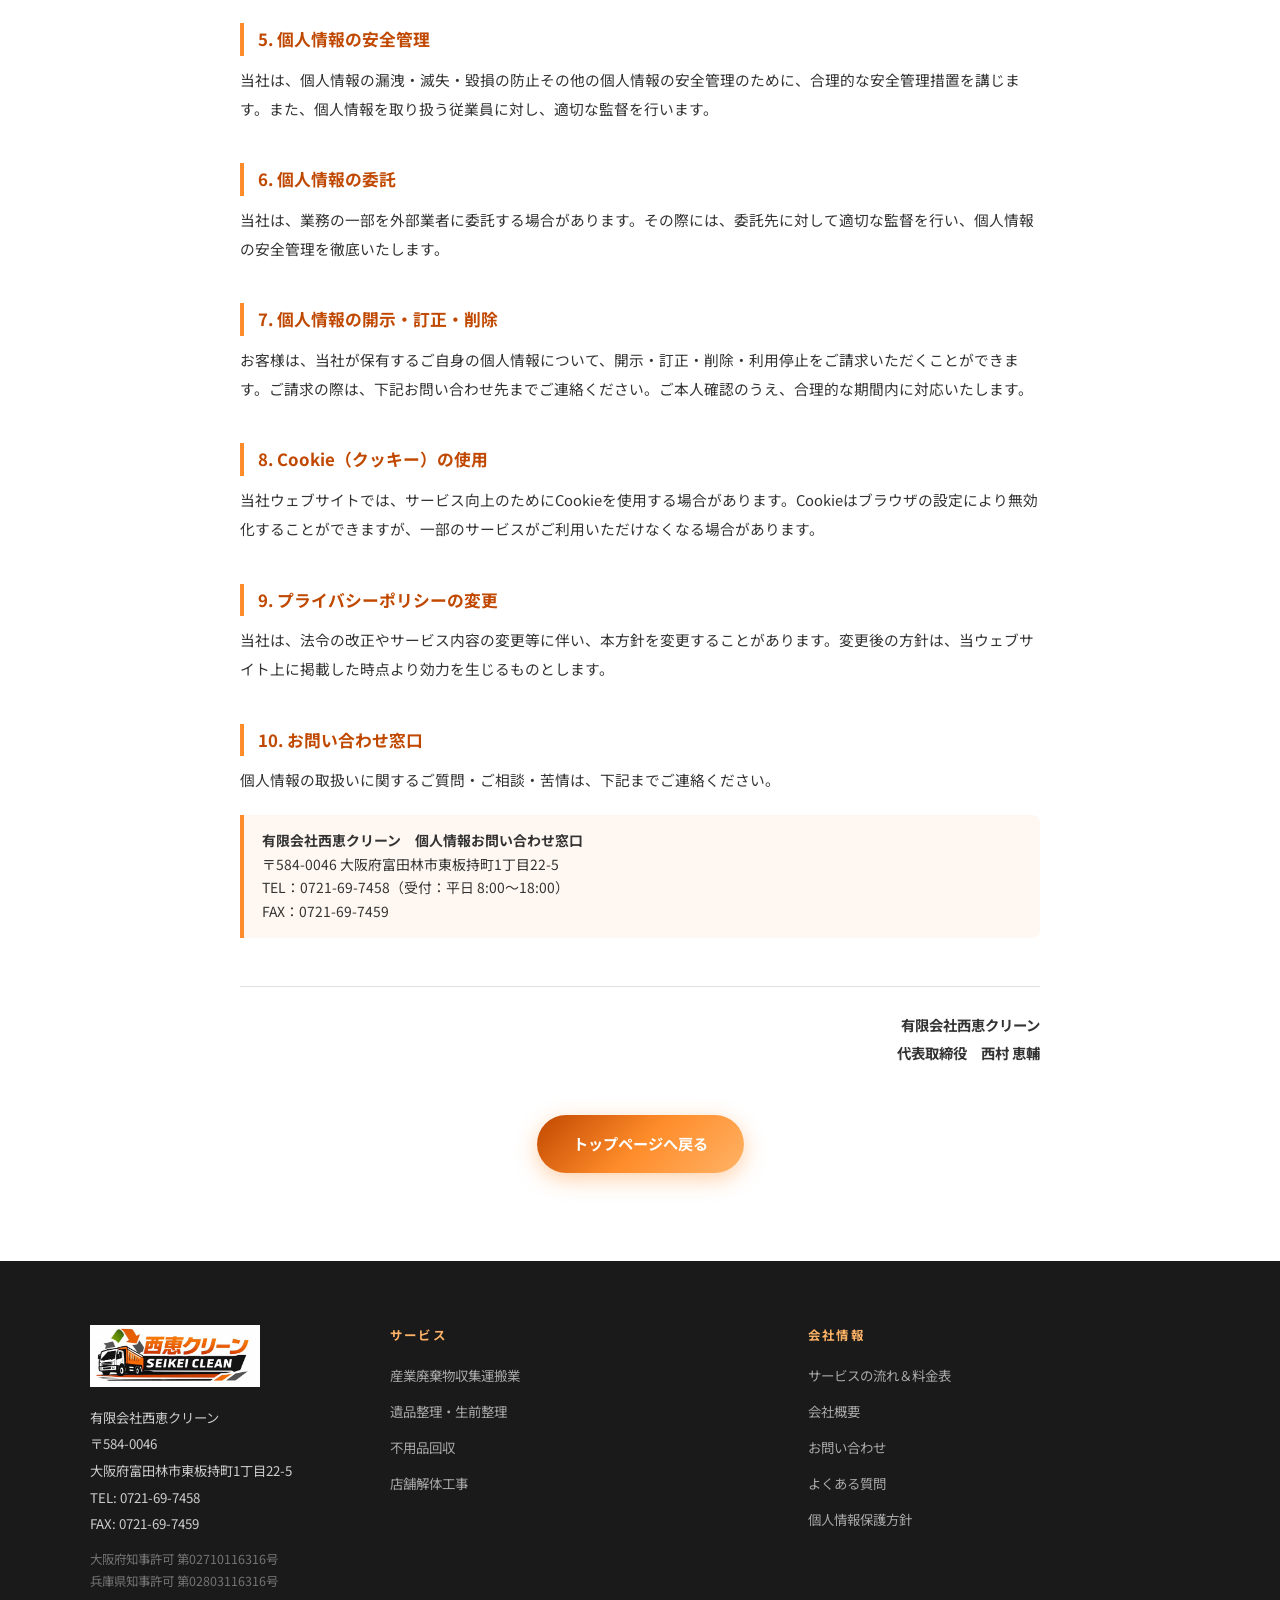
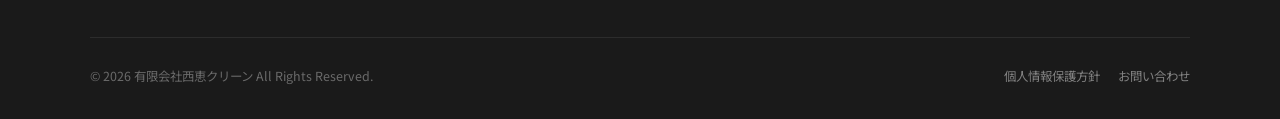
<file: privacy.html>
<!DOCTYPE html>
<html lang="ja">
<head>
  <meta charset="UTF-8">
  <meta name="viewport" content="width=device-width, initial-scale=1.0">
  <title>個人情報保護方針 | 有限会社西恵クリーン</title>
  <meta name="description" content="有限会社西恵クリーンの個人情報保護方針（プライバシーポリシー）です。">
  <link rel="preconnect" href="https://fonts.googleapis.com">
  <link href="https://fonts.googleapis.com/css2?family=Noto+Sans+JP:wght@400;700;900&display=swap" rel="stylesheet">
  <link rel="stylesheet" href="css/style.css">
  <style>
    .privacy-body {
      max-width: 800px;
      margin: 0 auto;
      font-size: 0.92rem;
      line-height: 1.95;
      color: var(--text);
    }
    .privacy-body h2 {
      font-size: 1.05rem;
      color: var(--orange-darker);
      margin: 40px 0 10px;
      padding-left: 14px;
      border-left: 4px solid var(--orange);
    }
    .privacy-body p {
      margin-bottom: 14px;
    }
    .privacy-body ul {
      list-style: disc;
      padding-left: 24px;
      margin-bottom: 14px;
    }
    .privacy-body ul li {
      margin-bottom: 6px;
    }
    .privacy-date {
      text-align: right;
      font-size: 0.85rem;
      color: var(--text-light);
      margin-bottom: 32px;
    }
    .privacy-company {
      text-align: right;
      font-size: 0.9rem;
      font-weight: 700;
      margin-top: 48px;
      padding-top: 24px;
      border-top: 1px solid var(--gray);
    }
  </style>
</head>
<body>

<!-- HEADER -->
<header class="header scrolled" id="header">
  <a href="index.html">
    <img src="西恵クリーンロゴ3.png" alt="有限会社西恵クリーン" class="header-logo">
  </a>
  <nav class="nav">
    <a href="services.html" class="nav-link">事業内容</a>
    <a href="flow-price.html" class="nav-link">料金・流れ</a>
    <a href="company.html" class="nav-link">会社概要</a>
    <a href="faq.html" class="nav-link">FAQ</a>
    <a href="company.html#contact" class="nav-link nav-cta">お問い合わせ</a>
  </nav>
  <button class="hamburger" id="hamburger" aria-label="メニュー">
    <span></span><span></span><span></span>
  </button>
</header>
<nav class="mobile-nav" id="mobileNav">
  <a href="services.html" class="mobile-nav-link">事業内容</a>
  <a href="flow-price.html" class="mobile-nav-link">サービスの流れ＆料金表</a>
  <a href="company.html" class="mobile-nav-link">会社概要</a>
  <a href="company.html#contact" class="mobile-nav-link">お問い合わせ</a>
  <a href="faq.html" class="mobile-nav-link">よくある質問</a>
  <a href="privacy.html" class="mobile-nav-link">個人情報保護方針</a>
</nav>

<!-- PAGE HERO -->
<div class="page-hero">
  <h1>個人情報保護方針</h1>
  <p>Privacy Policy</p>
  <div class="breadcrumb">
    <a href="index.html">TOP</a> › <span>個人情報保護方針</span>
  </div>
</div>

<!-- ======================================================
     個人情報保護方針
     ====================================================== -->
<section class="section" style="background:var(--white);">
  <div class="section-inner">
    <div class="privacy-body">

      <p class="privacy-date">制定日：2026年3月1日</p>

      <p>有限会社西恵クリーン（以下「当社」といいます）は、お客様の個人情報の保護を重要な社会的責任と認識し、個人情報の適切な取扱いおよび保護に努めます。当社は以下の方針に基づき、個人情報の保護に取り組みます。</p>

      <h2>1. 個人情報の定義</h2>
      <p>個人情報とは、お客様のお名前、住所、電話番号、メールアドレス、その他の記述等により特定の個人を識別することができる情報をいいます。</p>

      <h2>2. 個人情報の収集</h2>
      <p>当社は、以下の場合に個人情報を収集することがあります。</p>
      <ul>
        <li>お問い合わせフォームへのご入力時</li>
        <li>お電話でのお問い合わせ・ご相談時</li>
        <li>お見積り依頼・ご契約時</li>
        <li>サービスの提供に必要な情報の確認時</li>
      </ul>

      <h2>3. 個人情報の利用目的</h2>
      <p>当社は、収集した個人情報を以下の目的のために利用いたします。</p>
      <ul>
        <li>お問い合わせ・ご相談へのご回答</li>
        <li>お見積り・サービスのご提案</li>
        <li>ご契約内容の確認・作業の実施</li>
        <li>請求書・領収書等の発行</li>
        <li>サービスに関する重要なご連絡</li>
        <li>法令に基づく対応・届出</li>
      </ul>

      <h2>4. 個人情報の第三者提供</h2>
      <p>当社は、以下の場合を除き、お客様の個人情報を第三者に提供・開示いたしません。</p>
      <ul>
        <li>お客様の同意がある場合</li>
        <li>法令に基づき開示が必要な場合</li>
        <li>人の生命・身体・財産の保護のために必要な場合</li>
        <li>公衆衛生の向上または児童の健全な育成のために特に必要な場合</li>
        <li>国の機関・地方公共団体が法令に定める事務を遂行することに協力する場合</li>
      </ul>

      <h2>5. 個人情報の安全管理</h2>
      <p>当社は、個人情報の漏洩・滅失・毀損の防止その他の個人情報の安全管理のために、合理的な安全管理措置を講じます。また、個人情報を取り扱う従業員に対し、適切な監督を行います。</p>

      <h2>6. 個人情報の委託</h2>
      <p>当社は、業務の一部を外部業者に委託する場合があります。その際には、委託先に対して適切な監督を行い、個人情報の安全管理を徹底いたします。</p>

      <h2>7. 個人情報の開示・訂正・削除</h2>
      <p>お客様は、当社が保有するご自身の個人情報について、開示・訂正・削除・利用停止をご請求いただくことができます。ご請求の際は、下記お問い合わせ先までご連絡ください。ご本人確認のうえ、合理的な期間内に対応いたします。</p>

      <h2>8. Cookie（クッキー）の使用</h2>
      <p>当社ウェブサイトでは、サービス向上のためにCookieを使用する場合があります。Cookieはブラウザの設定により無効化することができますが、一部のサービスがご利用いただけなくなる場合があります。</p>

      <h2>9. プライバシーポリシーの変更</h2>
      <p>当社は、法令の改正やサービス内容の変更等に伴い、本方針を変更することがあります。変更後の方針は、当ウェブサイト上に掲載した時点より効力を生じるものとします。</p>

      <h2>10. お問い合わせ窓口</h2>
      <p>個人情報の取扱いに関するご質問・ご相談・苦情は、下記までご連絡ください。</p>
      <div class="note-box">
        <strong>有限会社西恵クリーン　個人情報お問い合わせ窓口</strong><br>
        〒584-0046 大阪府富田林市東板持町1丁目22-5<br>
        TEL：0721-69-7458（受付：平日 8:00〜18:00）<br>
        FAX：0721-69-7459
      </div>

      <p class="privacy-company">
        有限会社西恵クリーン<br>
        代表取締役　西村 恵輔
      </p>

      <div class="text-center mt-48">
        <a href="index.html" class="btn btn-primary">トップページへ戻る</a>
      </div>

    </div>
  </div>
</section>

<!-- FOOTER -->
<footer class="footer">
  <div class="footer-inner">
    <div class="footer-top">
      <div>
        <img src="西恵クリーンロゴ3.png" alt="西恵クリーン" class="footer-logo">
        <div class="footer-info">
          <p>有限会社西恵クリーン</p>
          <p>〒584-0046</p>
          <p>大阪府富田林市東板持町1丁目22-5</p>
          <p>TEL: 0721-69-7458</p>
          <p>FAX: 0721-69-7459</p>
          <p style="margin-top:10px;font-size:0.78rem;opacity:0.5;line-height:1.8;">
            大阪府知事許可 第02710116316号<br>
            兵庫県知事許可 第02803116316号
          </p>
        </div>
      </div>
      <div class="footer-nav">
        <div class="footer-nav-group">
          <h4>サービス</h4>
          <ul>
            <li><a href="services.html#industrial">産業廃棄物収集運搬業</a></li>
            <li><a href="services.html#estate">遺品整理・生前整理</a></li>
            <li><a href="services.html#junk">不用品回収</a></li>
            <li><a href="services.html#demolition">店舗解体工事</a></li>
          </ul>
        </div>
        <div class="footer-nav-group">
          <h4>会社情報</h4>
          <ul>
            <li><a href="flow-price.html">サービスの流れ＆料金表</a></li>
            <li><a href="company.html">会社概要</a></li>
            <li><a href="company.html#contact">お問い合わせ</a></li>
            <li><a href="faq.html">よくある質問</a></li>
            <li><a href="privacy.html">個人情報保護方針</a></li>
          </ul>
        </div>
      </div>
    </div>
    <div class="footer-bottom">
      <p class="footer-copy">© 2026 有限会社西恵クリーン All Rights Reserved.</p>
      <div class="footer-links">
        <a href="privacy.html">個人情報保護方針</a>
        <a href="company.html#contact">お問い合わせ</a>
      </div>
    </div>
  </div>
</footer>

<script>
const header = document.getElementById('header');
window.addEventListener('scroll', () => {
  header.classList.toggle('scrolled', window.scrollY > 0);
}, { passive: true });
const hamburger = document.getElementById('hamburger');
const mobileNav = document.getElementById('mobileNav');
hamburger.addEventListener('click', () => {
  hamburger.classList.toggle('open');
  mobileNav.classList.toggle('open');
});
mobileNav.querySelectorAll('a').forEach(a => a.addEventListener('click', () => {
  hamburger.classList.remove('open');
  mobileNav.classList.remove('open');
}));
</script>
</body>
</html>
</file>
<file: css/style.css>
/* ============================================================
   西恵クリーン Corporate Website — Main Stylesheet
   ============================================================ */

/* --- Reset & Base --- */
*, *::before, *::after { box-sizing: border-box; margin: 0; padding: 0; }

:root {
  --orange:        #FF8C2A;
  --orange-light:  #FFB366;
  --orange-lighter:#FFD9A8;
  --orange-dark:   #E06000;
  --orange-darker: #C04800;
  --white:         #FFFFFF;
  --off-white:     #FFF8F2;
  --gray-light:    #F6F6F6;
  --gray:          #E0E0E0;
  --text:          #333333;
  --text-light:    #666666;
  --grad:          linear-gradient(135deg, #C04800 0%, #FF8C2A 50%, #FFB366 100%);
  --grad-h:        linear-gradient(90deg, #E06000, #FFB366);
  --shadow:        0 8px 30px rgba(255,140,42,0.18);
  --shadow-card:   0 6px 24px rgba(0,0,0,0.07);
  --radius:        14px;
  --radius-sm:     8px;
  --ease:          0.3s ease;
  --font:          'Noto Sans JP', 'ヒラギノ角ゴ Pro W3', 'Hiragino Kaku Gothic Pro', 'メイリオ', Meiryo, sans-serif;
}

html { scroll-behavior: smooth; }

body {
  font-family: var(--font);
  color: var(--text);
  background: var(--white);
  line-height: 1.75;
  overflow-x: hidden;
}

h1,h2,h3,h4 { font-weight: 700; }
a { color: inherit; text-decoration: none; }
img { max-width: 100%; height: auto; display: block; }
ul { list-style: none; }

/* ============================================================
   COMMON LAYOUT
   ============================================================ */

.section { padding: 88px 24px; }
.section-inner { max-width: 1100px; margin: 0 auto; }

.section-eyebrow {
  text-align: center;
  font-size: 0.78rem;
  font-weight: 700;
  letter-spacing: 0.2em;
  color: var(--orange);
  text-transform: uppercase;
  margin-bottom: 10px;
}

.section-title {
  font-size: clamp(1.6rem, 4vw, 2.4rem);
  text-align: center;
  margin-bottom: 6px;
}
.section-title span { color: var(--orange); }

.section-title::after {
  content: '';
  display: block;
  width: 52px;
  height: 4px;
  background: var(--grad-h);
  border-radius: 2px;
  margin: 16px auto 0;
}

.section-lead {
  text-align: center;
  color: var(--text-light);
  font-size: 0.93rem;
  margin-top: 18px;
  margin-bottom: 52px;
  max-width: 640px;
  margin-left: auto;
  margin-right: auto;
}

/* ============================================================
   BUTTONS
   ============================================================ */

.btn {
  display: inline-flex;
  align-items: center;
  justify-content: center;
  gap: 8px;
  padding: 14px 36px;
  border-radius: 50px;
  font-weight: 700;
  font-size: 0.95rem;
  cursor: pointer;
  border: none;
  transition: transform var(--ease), box-shadow var(--ease);
  font-family: var(--font);
  white-space: nowrap;
}
.btn-primary {
  background: var(--grad);
  color: var(--white);
  box-shadow: 0 6px 22px rgba(255,140,42,0.40);
}
.btn-primary:hover { transform: translateY(-3px); box-shadow: 0 10px 28px rgba(255,140,42,0.50); }

.btn-outline-white {
  background: transparent;
  color: var(--white);
  border: 2px solid rgba(255,255,255,0.85);
}
.btn-outline-white:hover { background: var(--white); color: var(--orange-dark); }

.btn-outline-orange {
  background: transparent;
  color: var(--orange-dark);
  border: 2px solid var(--orange);
}
.btn-outline-orange:hover { background: var(--orange); color: var(--white); }

/* ============================================================
   HEADER
   ============================================================ */

.header {
  position: fixed;
  inset: 0 0 auto;
  z-index: 1000;
  height: 72px;
  padding: 0 24px;
  display: flex;
  align-items: center;
  justify-content: space-between;
  transition: background var(--ease), box-shadow var(--ease);
}
.header.scrolled {
  background: rgba(255,255,255,0.97);
  box-shadow: 0 2px 18px rgba(0,0,0,0.09);
  backdrop-filter: blur(8px);
}

.header-logo { height: 48px; width: auto; }

.nav {
  display: flex;
  align-items: center;
  gap: 28px;
}

.nav-link {
  font-size: 0.88rem;
  font-weight: 600;
  color: var(--white);
  transition: color var(--ease);
  position: relative;
  padding-bottom: 3px;
}
.header.scrolled .nav-link { color: var(--text); }
.nav-link::after {
  content: '';
  position: absolute;
  bottom: 0; left: 0;
  width: 0; height: 2px;
  background: var(--orange);
  border-radius: 2px;
  transition: width var(--ease);
}
.nav-link:hover::after { width: 100%; }
.nav-link:hover { color: var(--orange); }

.nav-cta {
  background: var(--orange);
  color: var(--white) !important;
  padding: 8px 22px;
  border-radius: 50px;
  font-size: 0.85rem;
}
.nav-cta:hover { background: var(--orange-dark); transform: translateY(-1px); }
.nav-cta::after { display: none; }

/* Hamburger */
.hamburger {
  display: none;
  flex-direction: column;
  gap: 5px;
  cursor: pointer;
  background: none;
  border: none;
  padding: 8px;
}
.hamburger span {
  display: block;
  width: 26px; height: 2px;
  background: var(--white);
  border-radius: 2px;
  transition: var(--ease);
}
.header.scrolled .hamburger span { background: var(--text); }
.hamburger.open span:nth-child(1) { transform: rotate(45deg) translate(5px,5px); }
.hamburger.open span:nth-child(2) { opacity: 0; width: 0; }
.hamburger.open span:nth-child(3) { transform: rotate(-45deg) translate(5px,-5px); }

/* Mobile nav */
.mobile-nav {
  display: none;
  position: fixed;
  top: 72px; left: 0; right: 0;
  background: var(--white);
  box-shadow: 0 12px 32px rgba(0,0,0,0.10);
  padding: 12px 16px 20px;
  z-index: 999;
  flex-direction: column;
  gap: 2px;
}
.mobile-nav.open { display: flex; }
.mobile-nav-link {
  display: block;
  padding: 13px 18px;
  font-weight: 600;
  font-size: 0.92rem;
  border-radius: var(--radius-sm);
  transition: background var(--ease), color var(--ease);
}
.mobile-nav-link:hover { background: var(--off-white); color: var(--orange); }

/* ============================================================
   HERO
   ============================================================ */

.hero {
  position: relative;
  min-height: 100vh;
  display: flex;
  align-items: center;
  justify-content: center;
  overflow: hidden;
  background: linear-gradient(135deg, #BF4500 0%, #E06000 25%, #FF8C2A 55%, #FFB366 80%, #FF8C2A 100%);
  background-size: 400% 400%;
  animation: gradShift 9s ease infinite;
}

@keyframes gradShift {
  0%   { background-position: 0% 50%; }
  50%  { background-position: 100% 50%; }
  100% { background-position: 0% 50%; }
}

/* Geometric background shapes */
.hero-bg-circle {
  position: absolute;
  border-radius: 50%;
  background: rgba(255,255,255,0.07);
  animation: pulseBig ease-in-out infinite;
  pointer-events: none;
}
.hero-bg-circle:nth-child(1) { width: 700px; height: 700px; top: -250px; right: -200px; animation-duration: 7s; }
.hero-bg-circle:nth-child(2) { width: 450px; height: 450px; bottom: -150px; left: -120px; animation-duration: 9s; animation-delay: 2s; }
.hero-bg-circle:nth-child(3) { width: 220px; height: 220px; top: 30%; left: 8%; animation-duration: 5.5s; animation-delay: 1s; }

@keyframes pulseBig {
  0%,100% { transform: scale(1); opacity: 0.5; }
  50%      { transform: scale(1.08); opacity: 0.9; }
}

/* Floating particles (generated by JS) */
.hero-particles { position: absolute; inset: 0; pointer-events: none; overflow: hidden; }
.particle {
  position: absolute;
  border-radius: 50%;
  background: rgba(255,255,255,0.13);
  animation: particleRise linear infinite;
}
@keyframes particleRise {
  0%   { transform: translateY(110vh) rotate(0deg); opacity: 0; }
  5%   { opacity: 1; }
  90%  { opacity: 0.8; }
  100% { transform: translateY(-80px) rotate(720deg); opacity: 0; }
}

/* Truck animation */
.hero-truck {
  position: absolute;
  bottom: 68px;
  font-size: 3.6rem;
  pointer-events: none;
  filter: drop-shadow(0 4px 12px rgba(0,0,0,0.25));
  animation: truckRide 14s ease-in-out infinite;
}
@keyframes truckRide {
  0%   { left: -140px; opacity: 0; }
  6%   { opacity: 1; }
  46%  { left: calc(50% - 36px); }
  54%  { left: calc(50% - 36px); }
  94%  { opacity: 1; }
  100% { left: calc(100% + 140px); opacity: 0; }
}

/* Hero content */
.hero-content {
  position: relative;
  z-index: 10;
  text-align: center;
  padding: 110px 24px 130px;
  color: var(--white);
  max-width: 860px;
}

.hero-logo {
  max-width: 300px;
  margin: 0 auto 28px;
  filter: drop-shadow(0 6px 24px rgba(0,0,0,0.22));
  animation: logoIn 0.9s cubic-bezier(.22,1,.36,1) forwards, logoFloat 4s ease-in-out 1s infinite;
  opacity: 0;
}
@keyframes logoIn {
  from { opacity: 0; transform: translateY(-24px) scale(0.95); }
  to   { opacity: 1; transform: translateY(0) scale(1); }
}
@keyframes logoFloat {
  0%,100% { transform: translateY(0); }
  50%      { transform: translateY(-9px); }
}

.hero-badge {
  display: inline-block;
  background: rgba(255,255,255,0.22);
  border: 1px solid rgba(255,255,255,0.4);
  border-radius: 50px;
  padding: 5px 18px;
  font-size: 0.82rem;
  letter-spacing: 0.18em;
  margin-bottom: 16px;
  opacity: 0;
  animation: fadeUp 0.7s ease 0.5s forwards;
}

.hero-title {
  font-size: clamp(1.6rem, 5.5vw, 3.2rem);
  font-weight: 900;
  line-height: 1.35;
  text-shadow: 0 3px 12px rgba(0,0,0,0.15);
  margin-bottom: 20px;
  opacity: 0;
  animation: fadeUp 0.7s ease 0.7s forwards;
}

.hero-desc {
  font-size: clamp(0.88rem, 2vw, 1rem);
  line-height: 1.85;
  opacity: 0;
  animation: fadeUp 0.7s ease 0.9s forwards;
  margin-bottom: 36px;
}

.hero-buttons {
  display: flex;
  gap: 14px;
  justify-content: center;
  flex-wrap: wrap;
  opacity: 0;
  animation: fadeUp 0.7s ease 1.1s forwards;
  margin-bottom: 36px;
}

.hero-tel-block {
  opacity: 0;
  animation: fadeUp 0.7s ease 1.3s forwards;
}
.hero-tel-label { font-size: 0.78rem; letter-spacing: 0.1em; opacity: 0.82; }
.hero-tel {
  font-size: clamp(1.8rem, 5vw, 2.6rem);
  font-weight: 900;
  letter-spacing: 0.04em;
}
.hero-tel a { color: var(--white); }

@keyframes fadeUp {
  from { opacity: 0; transform: translateY(18px); }
  to   { opacity: 1; transform: translateY(0); }
}

/* Scroll cue */
.scroll-cue {
  position: absolute;
  bottom: 28px; left: 50%;
  transform: translateX(-50%);
  display: flex;
  flex-direction: column;
  align-items: center;
  gap: 7px;
  color: rgba(255,255,255,0.75);
  font-size: 0.7rem;
  letter-spacing: 0.18em;
  z-index: 10;
  opacity: 0;
  animation: fadeUp 0.6s ease 2s forwards;
}
.scroll-cue-arrow {
  width: 18px; height: 18px;
  border-right: 2px solid rgba(255,255,255,0.75);
  border-bottom: 2px solid rgba(255,255,255,0.75);
  transform: rotate(45deg);
  animation: bounce 1.6s ease infinite;
}
@keyframes bounce {
  0%,100% { transform: rotate(45deg) translateY(0); }
  50%      { transform: rotate(45deg) translateY(7px); }
}

/* ============================================================
   SERVICES SECTION
   ============================================================ */

.services { background: var(--gray-light); }

.services-grid {
  display: grid;
  grid-template-columns: repeat(auto-fit, minmax(230px, 1fr));
  gap: 24px;
}

.service-card {
  background: var(--white);
  border-radius: var(--radius);
  padding: 36px 24px 28px;
  text-align: center;
  box-shadow: var(--shadow-card);
  transition: transform var(--ease), box-shadow var(--ease);
  position: relative;
  overflow: hidden;
}
.service-card::before {
  content: '';
  position: absolute;
  top: 0; left: 0; right: 0;
  height: 4px;
  background: var(--grad-h);
  z-index: 1;
}
.service-card:hover {
  transform: translateY(-7px);
  box-shadow: 0 18px 44px rgba(255,140,42,0.16);
}

/* カード上部の写真エリア */
.service-card-photo {
  width: calc(100% + 48px);
  margin: -36px -24px 20px;
  height: 190px;
  overflow: hidden;
  border-radius: var(--radius) var(--radius) 0 0;
}
.service-card-photo img {
  width: 100%;
  height: 100%;
  object-fit: cover;
  display: block;
  transition: transform 0.5s ease;
}
.service-card:hover .service-card-photo img {
  transform: scale(1.06);
}

.service-icon {
  font-size: 2.8rem;
  display: block;
  margin-bottom: 18px;
}
.service-card h3 {
  font-size: 1.05rem;
  margin-bottom: 10px;
  min-height: 52px;
  display: flex;
  align-items: center;
  justify-content: center;
}
.service-card p {
  font-size: 0.84rem;
  color: var(--text-light);
  line-height: 1.75;
  margin-bottom: 20px;
}
.service-link {
  display: inline-block;
  font-size: 0.82rem;
  font-weight: 700;
  color: var(--orange-dark);
  border: 2px solid var(--orange);
  padding: 6px 20px;
  border-radius: 50px;
  transition: var(--ease);
}
.service-link:hover { background: var(--orange); color: var(--white); }

/* ============================================================
   FLOW SECTION
   ============================================================ */

.flow { background: var(--white); }

.flow-steps {
  display: flex;
  gap: 0;
  justify-content: center;
  flex-wrap: wrap;
  position: relative;
}

.flow-step {
  flex: 1;
  min-width: 170px;
  max-width: 210px;
  text-align: center;
  padding: 24px 14px;
  position: relative;
}
.flow-step:not(:last-child)::after {
  content: '›';
  position: absolute;
  right: -6px;
  top: 44px;
  font-size: 2.2rem;
  color: var(--orange-lighter);
}

.flow-num {
  width: 54px; height: 54px;
  background: var(--grad);
  border-radius: 50%;
  display: flex;
  align-items: center;
  justify-content: center;
  color: var(--white);
  font-size: 1.25rem;
  font-weight: 900;
  margin: 0 auto 14px;
  box-shadow: 0 4px 16px rgba(255,140,42,0.35);
}
.flow-emoji {
  font-size: 1.8rem;
  display: block;
  margin-bottom: 10px;
}
.flow-step h3 {
  font-size: 0.9rem;
  margin-bottom: 6px;
}
.flow-step p {
  font-size: 0.78rem;
  color: var(--text-light);
  line-height: 1.65;
}

/* ============================================================
   CTA BAND
   ============================================================ */

.cta-band {
  background: var(--grad);
  padding: 72px 24px;
  text-align: center;
  color: var(--white);
  position: relative;
  overflow: hidden;
}
.cta-band::before {
  content: '';
  position: absolute;
  inset: 0;
  background: url("data:image/svg+xml,%3Csvg width='40' height='40' viewBox='0 0 40 40' xmlns='http://www.w3.org/2000/svg'%3E%3Cg fill='%23ffffff' fill-opacity='0.04'%3E%3Cpath d='M20 20.5V18H0v5h20v20.5h2V23h20v-5H22V.5h-2z'/%3E%3C/g%3E%3C/svg%3E");
}
.cta-band > * { position: relative; }
.cta-band h2 { font-size: clamp(1.3rem,4vw,2rem); margin-bottom: 12px; }
.cta-band > p { opacity: 0.9; margin-bottom: 30px; }
.cta-tel {
  font-size: clamp(2rem,6vw,3.2rem);
  font-weight: 900;
  letter-spacing: 0.05em;
  margin-bottom: 6px;
}
.cta-tel a { color: var(--white); }
.cta-hours { font-size: 0.82rem; opacity: 0.82; margin-bottom: 28px; }
.cta-buttons { display: flex; gap: 14px; justify-content: center; flex-wrap: wrap; }

/* ============================================================
   PRICE SECTION
   ============================================================ */

.price { background: var(--off-white); }

.price-h3 {
  font-size: 1.1rem;
  color: var(--orange-darker);
  margin: 40px 0 14px;
  padding-left: 12px;
  border-left: 4px solid var(--orange);
}
.price-h3:first-of-type { margin-top: 0; }

.price-table {
  width: 100%;
  border-collapse: collapse;
  background: var(--white);
  border-radius: var(--radius);
  overflow: hidden;
  box-shadow: var(--shadow-card);
  margin-bottom: 12px;
}
.price-table th {
  background: var(--grad);
  color: var(--white);
  padding: 14px 20px;
  text-align: left;
  font-size: 0.88rem;
}
.price-table td {
  padding: 13px 20px;
  border-bottom: 1px solid var(--gray);
  font-size: 0.88rem;
  vertical-align: top;
}
.price-table tr:last-child td { border-bottom: none; }
.price-table tr:nth-child(even) td { background: var(--gray-light); }
.price-amount {
  font-weight: 700;
  color: var(--orange-darker);
  white-space: nowrap;
  text-align: right;
}
.price-note {
  font-size: 0.85rem;
  color: var(--text-light);
  margin-top: 16px;
}

.note-box {
  background: var(--off-white);
  border-left: 4px solid var(--orange);
  border-radius: 0 var(--radius-sm) var(--radius-sm) 0;
  padding: 14px 18px;
  font-size: 0.87rem;
  line-height: 1.7;
  margin: 20px 0;
}
.warn-box {
  background: #FFF8E1;
  border-left: 4px solid #FFAA00;
  border-radius: 0 var(--radius-sm) var(--radius-sm) 0;
  padding: 14px 18px;
  font-size: 0.87rem;
  line-height: 1.7;
  margin: 20px 0;
}

/* ============================================================
   COMPANY SECTION
   ============================================================ */

.company { background: var(--white); }

.company-grid {
  display: grid;
  grid-template-columns: 1fr 1fr;
  gap: 64px;
  align-items: start;
}

.company-dl dt {
  font-weight: 700;
  font-size: 0.82rem;
  color: var(--orange-dark);
  letter-spacing: 0.05em;
  padding: 12px 0 4px;
  border-top: 1px solid var(--gray);
  margin-top: 4px;
}
.company-dl dt:first-child { border-top: none; padding-top: 0; }
.company-dl dd {
  font-size: 0.92rem;
  line-height: 1.7;
  padding-bottom: 6px;
}

.map-wrap {
  border-radius: var(--radius);
  overflow: hidden;
  box-shadow: var(--shadow-card);
  margin-top: 28px;
}
.map-wrap iframe { display: block; width: 100%; height: 260px; border: none; }

/* ============================================================
   CONTACT FORM
   ============================================================ */

.contact-form { display: flex; flex-direction: column; gap: 18px; }

.form-row { display: grid; grid-template-columns: 1fr 1fr; gap: 16px; }

.form-group { display: flex; flex-direction: column; gap: 6px; }
.form-group label {
  font-size: 0.83rem;
  font-weight: 700;
  color: var(--text);
}
.form-group .req {
  display: inline-block;
  background: var(--orange);
  color: var(--white);
  font-size: 0.65rem;
  padding: 1px 6px;
  border-radius: 3px;
  margin-left: 6px;
  vertical-align: middle;
}
.form-group input,
.form-group select,
.form-group textarea {
  padding: 11px 14px;
  border: 2px solid var(--gray);
  border-radius: var(--radius-sm);
  font-size: 0.92rem;
  font-family: var(--font);
  transition: border-color var(--ease);
  background: var(--white);
  width: 100%;
}
.form-group input:focus,
.form-group select:focus,
.form-group textarea:focus {
  outline: none;
  border-color: var(--orange);
}
.form-group textarea { min-height: 140px; resize: vertical; }
.form-submit {
  align-self: center;
  background: var(--grad);
  color: var(--white);
  padding: 16px 52px;
  border: none;
  border-radius: 50px;
  font-size: 1rem;
  font-weight: 700;
  font-family: var(--font);
  cursor: pointer;
  box-shadow: 0 6px 22px rgba(255,140,42,0.35);
  transition: transform var(--ease), box-shadow var(--ease);
}
.form-submit:hover { transform: translateY(-3px); box-shadow: 0 10px 28px rgba(255,140,42,0.45); }

/* ============================================================
   FAQ
   ============================================================ */

.faq { background: var(--gray-light); }

.faq-list { display: flex; flex-direction: column; gap: 10px; }

.faq-item {
  background: var(--white);
  border-radius: var(--radius-sm);
  overflow: hidden;
  box-shadow: 0 2px 10px rgba(0,0,0,0.05);
}
.faq-q {
  display: flex;
  align-items: center;
  gap: 14px;
  padding: 20px 22px;
  cursor: pointer;
  font-weight: 700;
  font-size: 0.93rem;
  user-select: none;
  transition: background var(--ease);
}
.faq-q:hover { background: var(--off-white); }
.faq-q-badge {
  flex-shrink: 0;
  width: 30px; height: 30px;
  background: var(--orange);
  color: var(--white);
  border-radius: 50%;
  display: flex;
  align-items: center;
  justify-content: center;
  font-size: 0.95rem;
  font-weight: 900;
}
.faq-q-arrow {
  margin-left: auto;
  flex-shrink: 0;
  font-size: 0.75rem;
  color: var(--orange);
  transition: transform 0.35s;
}
.faq-item.open .faq-q-arrow { transform: rotate(180deg); }
.faq-a {
  max-height: 0;
  overflow: hidden;
  transition: max-height 0.4s ease, padding 0.4s ease;
  padding: 0 22px 0 66px;
  font-size: 0.88rem;
  color: var(--text-light);
  line-height: 1.82;
}
.faq-item.open .faq-a { max-height: 400px; padding: 4px 22px 20px 66px; }

/* ============================================================
   SUBPAGE HERO
   ============================================================ */

.page-hero {
  background: var(--grad);
  padding: 150px 24px 68px;
  text-align: center;
  color: var(--white);
  position: relative;
  overflow: hidden;
}
.page-hero::before {
  content: '';
  position: absolute;
  inset: 0;
  background: url("data:image/svg+xml,%3Csvg width='60' height='60' viewBox='0 0 60 60' xmlns='http://www.w3.org/2000/svg'%3E%3Cg fill='%23fff' fill-opacity='0.04'%3E%3Cpath d='M36 34v-4h-2v4h-4v2h4v4h2v-4h4v-2h-4zm0-30V0h-2v4h-4v2h4v4h2V6h4V4h-4zM6 34v-4H4v4H0v2h4v4h2v-4h4v-2H6zM6 4V0H4v4H0v2h4v4h2V6h4V4H6z'/%3E%3C/g%3E%3C/svg%3E");
}
.page-hero > * { position: relative; }
.page-hero h1 { font-size: clamp(1.8rem,5vw,3rem); margin-bottom: 8px; }
.page-hero p { font-size: 0.95rem; opacity: 0.85; }
.breadcrumb {
  display: flex;
  gap: 8px;
  justify-content: center;
  margin-top: 20px;
  font-size: 0.78rem;
  opacity: 0.78;
  flex-wrap: wrap;
}
.breadcrumb a { color: rgba(255,255,255,0.8); }
.breadcrumb a:hover { color: var(--white); text-decoration: underline; }

/* ============================================================
   FOOTER
   ============================================================ */

.footer {
  background: #1A1A1A;
  color: rgba(255,255,255,0.78);
  padding: 64px 24px 32px;
}
.footer-inner { max-width: 1100px; margin: 0 auto; }

.footer-top {
  display: grid;
  grid-template-columns: 240px 1fr;
  gap: 60px;
  padding-bottom: 44px;
  border-bottom: 1px solid rgba(255,255,255,0.08);
  margin-bottom: 28px;
}
.footer-logo {
  max-width: 170px;
  margin-bottom: 18px;
}
.footer-info { font-size: 0.83rem; line-height: 2; }
.footer-info p { margin: 0; }

.footer-nav {
  display: grid;
  grid-template-columns: 1fr 1fr;
  gap: 36px;
}
.footer-nav-group h4 {
  font-size: 0.78rem;
  color: var(--orange-light);
  letter-spacing: 0.18em;
  text-transform: uppercase;
  margin-bottom: 14px;
}
.footer-nav-group ul { display: flex; flex-direction: column; gap: 8px; }
.footer-nav-group ul li a {
  font-size: 0.84rem;
  color: rgba(255,255,255,0.62);
  transition: color var(--ease);
}
.footer-nav-group ul li a:hover { color: var(--orange-light); }

.footer-bottom {
  display: flex;
  justify-content: space-between;
  align-items: center;
  flex-wrap: wrap;
  gap: 12px;
}
.footer-copy { font-size: 0.78rem; color: rgba(255,255,255,0.35); }
.footer-links { display: flex; gap: 18px; }
.footer-links a { font-size: 0.78rem; color: rgba(255,255,255,0.45); transition: color var(--ease); }
.footer-links a:hover { color: var(--orange-light); }

/* ============================================================
   UTILITIES
   ============================================================ */

.text-center { text-align: center; }
.text-orange { color: var(--orange); }
.mt-16 { margin-top: 16px; }
.mt-32 { margin-top: 32px; }
.mt-48 { margin-top: 48px; }
.mb-32 { margin-bottom: 32px; }
.tag {
  display: inline-block;
  background: var(--orange-lighter);
  color: var(--orange-darker);
  font-size: 0.72rem;
  font-weight: 700;
  padding: 3px 12px;
  border-radius: 50px;
}

/* ============================================================
   HERO IMAGE SLIDER
   ============================================================ */

.hero-slider {
  position: relative;
  width: 100%;
  height: 100vh;
  min-height: 560px;
  overflow: hidden;
  background: #111;
}

.slide {
  position: absolute;
  inset: 0;
  opacity: 0;
  transition: opacity 1.3s ease;
  pointer-events: none;
}
.slide.active { opacity: 1; pointer-events: auto; }

.slide-bg {
  position: absolute;
  inset: 0;
  background-size: cover;
  background-position: center;
  transform: scale(1.07);
  will-change: transform;
}

.slide-overlay {
  position: absolute;
  inset: 0;
  background: linear-gradient(
    160deg,
    rgba(0,0,0,0.52) 0%,
    rgba(0,0,0,0.25) 55%,
    rgba(0,0,0,0.55) 100%
  );
}

.slide-content {
  position: absolute;
  inset: 0;
  display: flex;
  flex-direction: column;
  align-items: center;
  justify-content: center;
  text-align: center;
  color: var(--white);
  z-index: 2;
  padding: 80px 24px 120px;
}

.slide-eyebrow {
  display: inline-block;
  font-size: 0.76rem;
  font-weight: 700;
  letter-spacing: 0.28em;
  border: 1px solid rgba(255,255,255,0.55);
  padding: 5px 18px;
  border-radius: 50px;
  margin-bottom: 22px;
  opacity: 0;
  transition: opacity 0.7s ease 0.2s;
}
.slide.active .slide-eyebrow { opacity: 1; }

.slide-title {
  font-size: clamp(2rem, 5.5vw, 3.6rem);
  font-weight: 900;
  line-height: 1.3;
  margin-bottom: 18px;
  text-shadow: 0 2px 18px rgba(0,0,0,0.45);
  opacity: 0;
  transform: translateY(24px);
  transition: opacity 0.7s ease 0.4s, transform 0.7s ease 0.4s;
}
.slide.active .slide-title { opacity: 1; transform: translateY(0); }

.slide-desc {
  font-size: clamp(0.88rem, 2vw, 1.05rem);
  line-height: 1.82;
  max-width: 600px;
  margin-bottom: 34px;
  opacity: 0;
  transition: opacity 0.7s ease 0.6s;
}
.slide.active .slide-desc { opacity: 0.9; }

.slide-content .btn {
  opacity: 0;
  transition: opacity 0.7s ease 0.8s;
}
.slide.active .slide-content .btn { opacity: 1; }

/* 矢印ナビ */
.slider-arrow {
  position: absolute;
  top: 50%;
  transform: translateY(-50%);
  z-index: 10;
  width: 52px; height: 52px;
  border-radius: 50%;
  background: rgba(255,255,255,0.15);
  border: 2px solid rgba(255,255,255,0.5);
  color: var(--white);
  font-size: 1.1rem;
  cursor: pointer;
  backdrop-filter: blur(6px);
  transition: background var(--ease), transform var(--ease);
  display: flex;
  align-items: center;
  justify-content: center;
}
.slider-arrow:hover {
  background: rgba(255,140,42,0.75);
  border-color: var(--orange);
  transform: translateY(-50%) scale(1.1);
}
.slider-prev { left: 22px; }
.slider-next { right: 22px; }

/* ドットナビ */
.slider-dots {
  position: absolute;
  bottom: 82px;
  left: 50%;
  transform: translateX(-50%);
  display: flex;
  gap: 10px;
  z-index: 10;
}
.slider-dot {
  width: 10px; height: 10px;
  border-radius: 50%;
  background: rgba(255,255,255,0.35);
  border: 2px solid rgba(255,255,255,0.65);
  cursor: pointer;
  transition: background var(--ease), transform var(--ease);
  padding: 0;
}
.slider-dot.active {
  background: var(--orange);
  border-color: var(--orange);
  transform: scale(1.35);
}

/* ボトムバー（ロゴ・電話・CTA） */
.hero-bottom-bar {
  position: absolute;
  bottom: 0; left: 0; right: 0;
  z-index: 10;
  background: rgba(255,255,255,0.96);
  backdrop-filter: blur(10px);
  border-top: 1px solid rgba(255,255,255,0.3);
}
.hero-bottom-inner {
  max-width: 1100px;
  margin: 0 auto;
  padding: 14px 24px;
  display: flex;
  align-items: center;
  justify-content: space-between;
  gap: 20px;
}
.hero-bottom-logo { height: 46px; width: auto; }
.hero-bottom-contact { text-align: center; }
.hero-bottom-label { font-size: 0.7rem; color: var(--text-light); letter-spacing: 0.08em; margin-bottom: 2px; }
.hero-bottom-tel { font-size: 1.7rem; font-weight: 900; color: var(--orange-darker); letter-spacing: 0.04em; line-height: 1; }
.hero-bottom-tel a { color: inherit; }
.hero-bottom-hours { font-size: 0.7rem; color: var(--text-light); margin-top: 3px; }

/* ============================================================
   RESPONSIVE
   ============================================================ */

@media (max-width: 900px) {
  .company-grid { grid-template-columns: 1fr; gap: 40px; }
  .footer-top { grid-template-columns: 1fr; gap: 30px; }
}

@media (max-width: 768px) {
  .section { padding: 64px 16px; }
  .nav { display: none; }
  .hamburger { display: flex; }

  .hero-logo { max-width: 220px; }
  .hero-title { font-size: 1.7rem; }

  .services-grid { grid-template-columns: 1fr 1fr; }

  .flow-steps { flex-direction: column; align-items: center; }
  .flow-step { max-width: 280px; }
  .flow-step:not(:last-child)::after { content: '↓'; right: 50%; bottom: -14px; top: auto; transform: translateX(50%); font-size: 1.6rem; }

  .form-row { grid-template-columns: 1fr; }

  .footer-nav { grid-template-columns: 1fr; }
  .footer-bottom { flex-direction: column; text-align: center; }
}

@media (max-width: 480px) {
  .services-grid { grid-template-columns: 1fr; }
  .cta-buttons { flex-direction: column; align-items: center; }
  .slider-arrow { width: 40px; height: 40px; font-size: 0.9rem; }
  .slider-prev { left: 10px; }
  .slider-next { right: 10px; }
  .hero-bottom-logo { display: none; }
  .hero-bottom-tel { font-size: 1.3rem; }
}

@media (max-width: 768px) {
  .hero-bottom-logo { height: 36px; }
  .hero-bottom-tel { font-size: 1.4rem; }
  .hero-bottom-inner { gap: 12px; padding: 10px 16px; }
  .slider-dots { bottom: 76px; }
}
</file>
